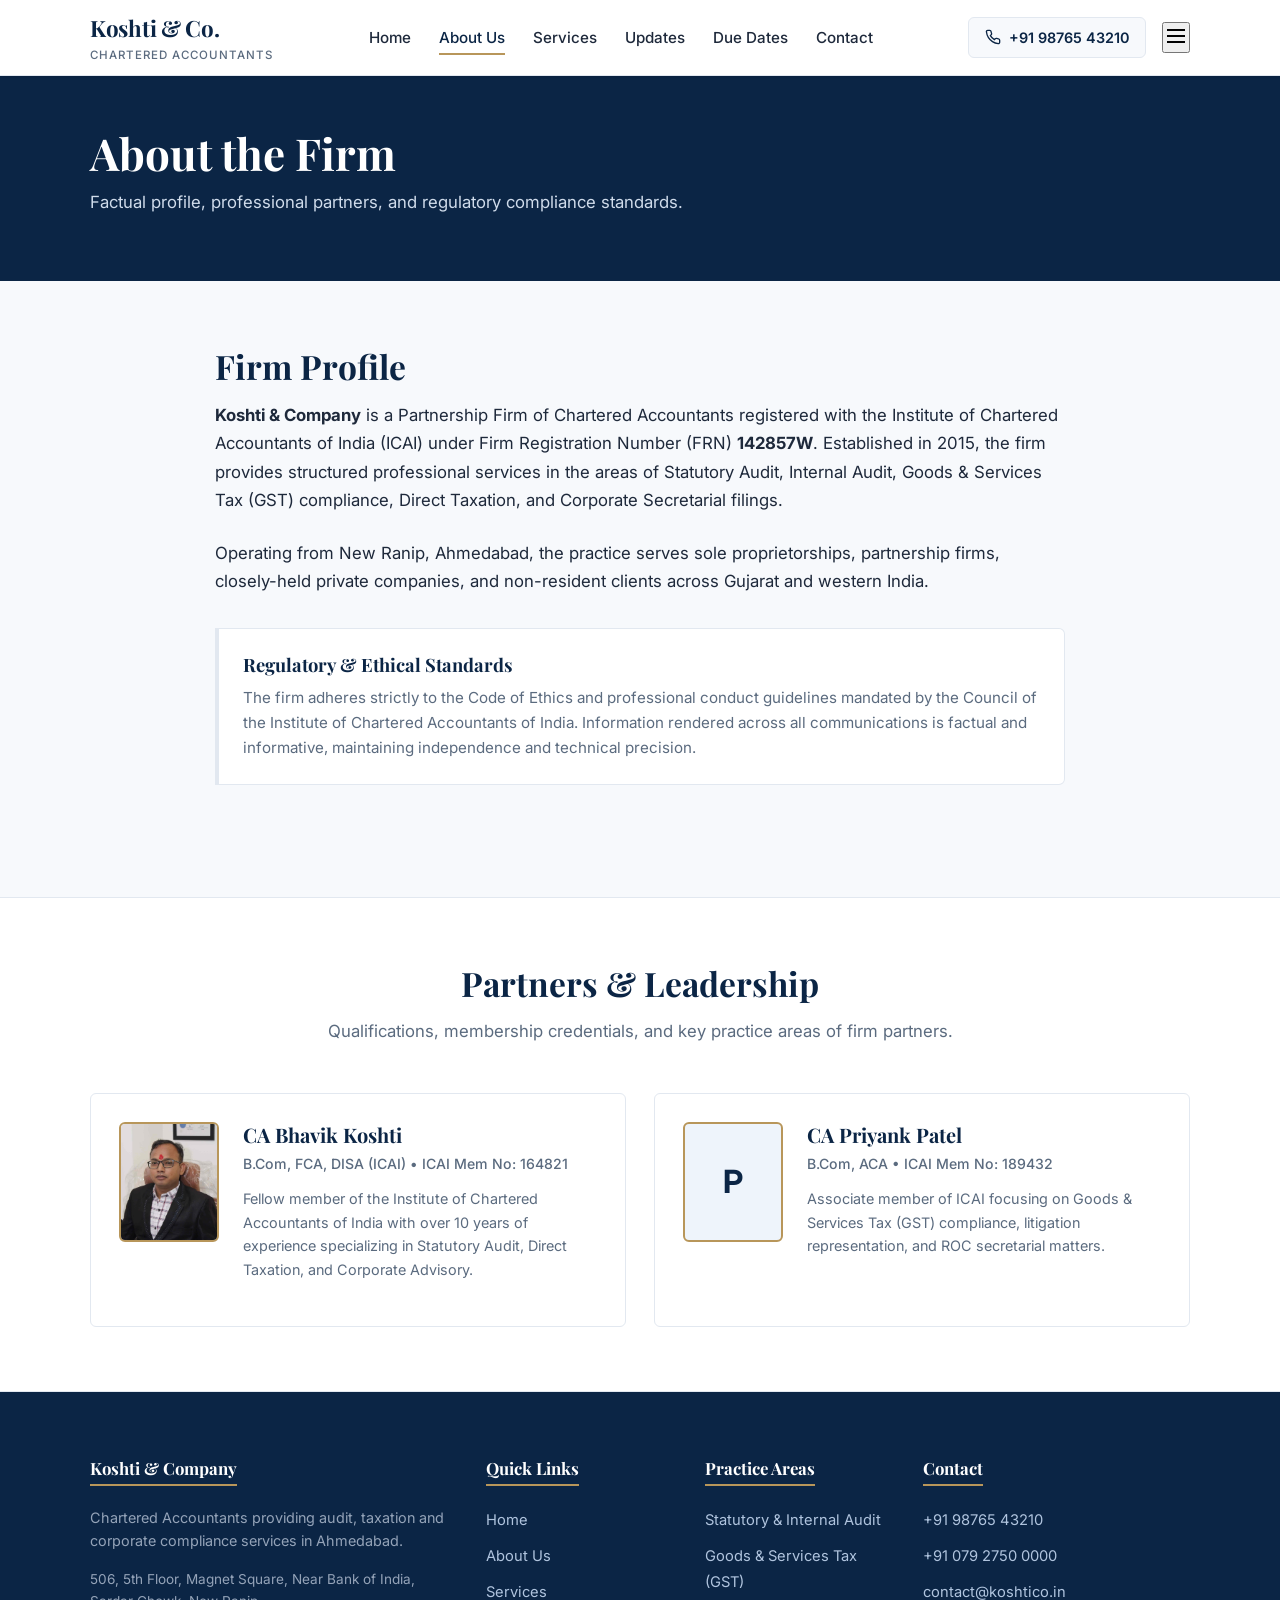
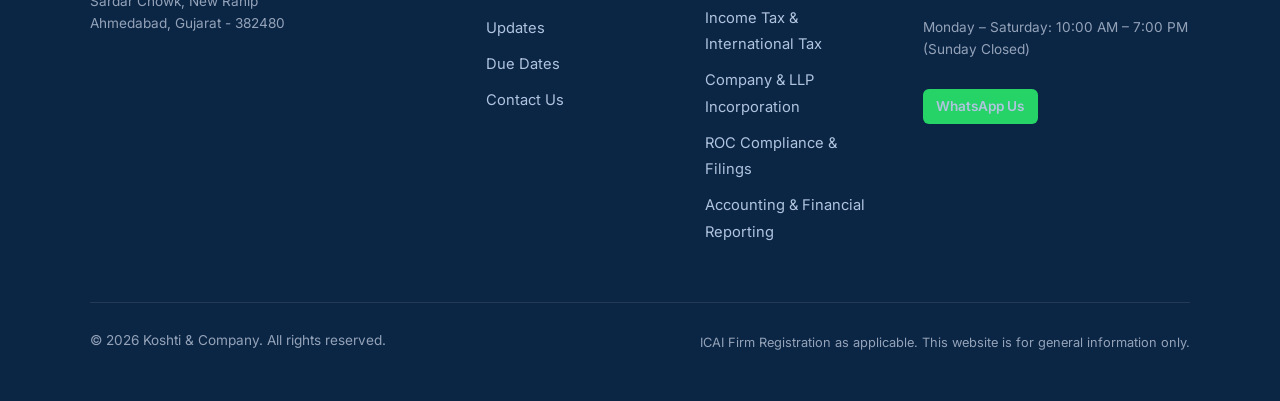
<file: about.html>
<!DOCTYPE html>
<html lang="en">
<head>
  <meta charset="UTF-8" />
  <meta name="viewport" content="width=device-width, initial-scale=1.0" />
  <title>About Us | Koshti & Company | Chartered Accountants</title>
  <meta name="description" content="Learn about Koshti & Company, an ICAI registered Chartered Accountant practice in Ranip, Ahmedabad established in 2015." />
  <link rel="preconnect" href="https://fonts.googleapis.com">
  <link rel="preconnect" href="https://fonts.gstatic.com" crossorigin>
  <link href="https://fonts.googleapis.com/css2?family=Inter:wght@400;500;600;700&family=Playfair+Display:wght@600;700;800&display=swap" rel="stylesheet">
  <link rel="stylesheet" href="css/style.css" />
</head>
<body>

  <!-- Shared Header -->
  <div id="site-header"></div>

  <!-- Page Banner -->
  <section style="background: var(--primary); color: #fff; padding: 3rem 0;">
    <div class="container">
      <h1 style="color: #fff; margin-bottom: 0.5rem;">About the Firm</h1>
      <p style="color: #D0DCEB; font-size: 1.05rem;">Factual profile, professional partners, and regulatory compliance standards.</p>
    </div>
  </section>

  <!-- Firm Overview -->
  <section class="section">
    <div class="container">
      <div style="max-width: 850px; margin: 0 auto;">
        <h2>Firm Profile</h2>
        <p style="font-size: 1.05rem; line-height: 1.7; margin-bottom: 1.5rem;">
          <strong>Koshti & Company</strong> is a Partnership Firm of Chartered Accountants registered with the Institute of Chartered Accountants of India (ICAI) under Firm Registration Number (FRN) <strong>142857W</strong>. Established in 2015, the firm provides structured professional services in the areas of Statutory Audit, Internal Audit, Goods & Services Tax (GST) compliance, Direct Taxation, and Corporate Secretarial filings.
        </p>

        <p style="font-size: 1.05rem; line-height: 1.7; margin-bottom: 2rem;">
          Operating from New Ranip, Ahmedabad, the practice serves sole proprietorships, partnership firms, closely-held private companies, and non-resident clients across Gujarat and western India.
        </p>

        <div style="background: var(--white); border-left: 4px solid var(--accent); padding: 1.5rem; border-radius: 0 var(--radius) var(--radius) 0; border: 1px solid var(--border-color); border-left-width: 4px; margin-bottom: 3rem;">
          <h3 style="font-size: 1.15rem; margin-bottom: 0.5rem;">Regulatory & Ethical Standards</h3>
          <p style="font-size: 0.95rem; color: var(--secondary); margin-bottom: 0;">
            The firm adheres strictly to the Code of Ethics and professional conduct guidelines mandated by the Council of the Institute of Chartered Accountants of India. Information rendered across all communications is factual and informative, maintaining independence and technical precision.
          </p>
        </div>
      </div>
    </div>
  </section>

  <!-- Partners Section -->
  <section class="section section-alt">
    <div class="container">
      <div class="section-header">
        <h2>Partners & Leadership</h2>
        <p>Qualifications, membership credentials, and key practice areas of firm partners.</p>
      </div>

      <div class="grid-3" id="about-partners-grid" style="grid-template-columns: repeat(auto-fit, minmax(360px, 1fr));">
        <!-- Dynamically rendered via JS -->
      </div>
    </div>
  </section>

  <!-- Shared Footer -->
  <div id="site-footer"></div>

  <!-- Scripts -->
  <script src="js/data.js"></script>
  <script src="js/header.js"></script>
  <script src="js/footer.js"></script>
  <script src="js/main.js"></script>
    <script>
    document.addEventListener('DOMContentLoaded', () => {
      const config = typeof getSiteConfig === 'function' ? getSiteConfig() : {};
      const grid = document.getElementById('about-partners-grid');
      if (grid) {
        const partners = config.partners || [];
        grid.innerHTML = partners.map(p => {
          const hasPhoto = p.photo && p.photo.trim().length > 0;
          const avatarHtml = hasPhoto
            ? `<img src="${p.photo}" alt="${p.name}" />`
            : p.name.replace('CA ', '').charAt(0);
          return `
            <div class="partner-card">
              <div class="partner-avatar">${avatarHtml}</div>
              <div class="partner-info">
                <h3>${p.name}</h3>
                <div class="partner-meta">${p.qualification} • ICAI Mem No: ${p.membershipNo}</div>
                <p style="font-size: 0.9rem; color: #5B6B7F;">${p.bio}</p>
              </div>
            </div>
          `;
        }).join('');
      }
      if (config.yearEstablished) {
        const el = document.getElementById('about-year');
        if (el) el.textContent = config.yearEstablished;
      }
      if (config.icaiFirmRegNo) {
        const el = document.getElementById('about-icai');
        if (el) el.textContent = config.icaiFirmRegNo;
      }
    });
  </script>
</body>
</html>
</file>
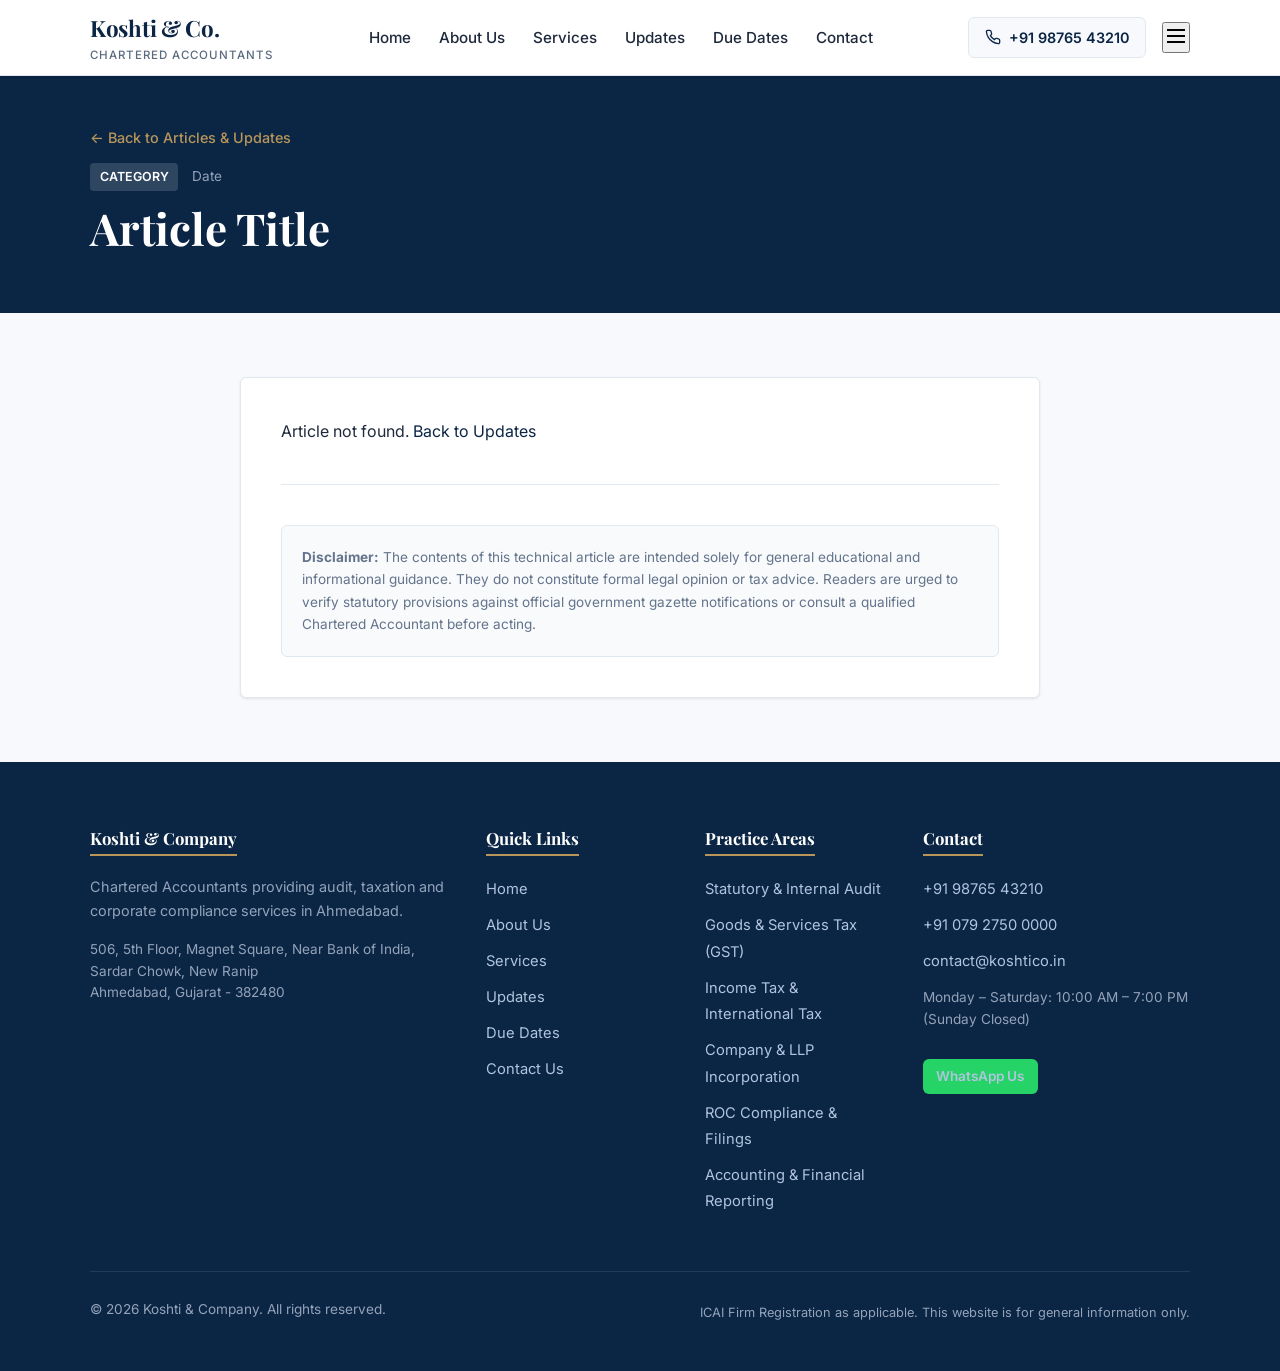
<file: article.html>
<!DOCTYPE html>
<html lang="en">
<head>
  <meta charset="UTF-8" />
  <meta name="viewport" content="width=device-width, initial-scale=1.0" />
  <title>Article Reader | Koshti & Company</title>
  <meta name="description" content="Technical article on taxation and compliance." />
  <link rel="preconnect" href="https://fonts.googleapis.com">
  <link rel="preconnect" href="https://fonts.gstatic.com" crossorigin>
  <link href="https://fonts.googleapis.com/css2?family=Inter:wght@400;500;600;700&family=Playfair+Display:wght@600;700;800&display=swap" rel="stylesheet">
  <link rel="stylesheet" href="css/style.css" />
  <style>
    .article-body-content h3 { margin-top: 1.75rem; margin-bottom: 0.75rem; font-size: 1.3rem; }
    .article-body-content h4 { margin-top: 1.5rem; margin-bottom: 0.5rem; font-size: 1.1rem; }
    .article-body-content ul, .article-body-content ol { padding-left: 1.5rem; margin-bottom: 1.25rem; }
    .article-body-content li { margin-bottom: 0.4rem; }
    .article-body-content table { width: 100%; border-collapse: collapse; margin: 1.5rem 0; font-size: 0.9rem; }
    .article-body-content th, .article-body-content td { border: 1px solid var(--border-color); padding: 0.75rem; text-align: left; }
    .article-body-content th { background: #F1F5F9; color: var(--primary); }
  </style>
</head>
<body>

  <!-- Shared Header -->
  <div id="site-header"></div>

  <!-- Banner -->
  <section style="background: var(--primary); color: #fff; padding: 3rem 0;">
    <div class="container">
      <a href="updates.html" style="color: var(--accent); font-size: 0.9rem; font-weight: 500; display: inline-flex; align-items: center; gap: 0.3rem; margin-bottom: 0.75rem;">
        &larr; Back to Articles & Updates
      </a>
      <div style="margin-bottom: 0.5rem;">
        <span class="badge-tag" id="art-cat" style="background: rgba(255,255,255,0.15); color: #fff;">Category</span>
        <span id="art-date" style="color: #94A3B8; font-size: 0.85rem; margin-left: 10px;">Date</span>
      </div>
      <h1 id="art-title" style="color: #fff; max-width: 900px; margin-bottom: 0.5rem;">Article Title</h1>
    </div>
  </section>

  <!-- Article Reader -->
  <section class="section">
    <div class="container">
      <div style="max-width: 800px; margin: 0 auto; background: var(--white); border: 1px solid var(--border-color); border-radius: var(--radius); padding: 2.5rem; box-shadow: var(--shadow-sm);">
        <div id="art-body-wrapper" class="article-body-content">
          <p style="text-align: center; color: #64748B;">Loading article text...</p>
        </div>

        <hr style="margin: 2.5rem 0; border: none; border-top: 1px solid var(--border-color);" />

        <div style="background: #F8FAFC; border: 1px solid #E2E8F0; padding: 1.25rem; border-radius: var(--radius); font-size: 0.85rem; color: #64748B;">
          <strong>Disclaimer:</strong> The contents of this technical article are intended solely for general educational and informational guidance. They do not constitute formal legal opinion or tax advice. Readers are urged to verify statutory provisions against official government gazette notifications or consult a qualified Chartered Accountant before acting.
        </div>
      </div>
    </div>
  </section>

  <!-- Shared Footer -->
  <div id="site-footer"></div>

  <!-- Scripts -->
  <script src="js/data.js"></script>
  <script src="js/header.js"></script>
  <script src="js/footer.js"></script>
  <script src="js/main.js"></script>
      <script>
    document.addEventListener('DOMContentLoaded', () => {
      const params = new URLSearchParams(window.location.search);
      const slug = params.get('a');
      const a = typeof getArticleBySlug === 'function' ? getArticleBySlug(slug) : null;
      if (!a) {
        const body = document.getElementById('art-body-wrapper');
        if (body) body.innerHTML = '<p>Article not found. <a href="updates.html">Back to Updates</a></p>';
        return;
      }
      document.title = a.title + ' | Koshti & Company';
      const publishedDate = new Date(a.published_at).toLocaleDateString('en-IN', { day: '2-digit', month: 'short', year: 'numeric' });
      const cat = document.getElementById('art-cat');
      const dateEl = document.getElementById('art-date');
      const title = document.getElementById('art-title');
      const body = document.getElementById('art-body-wrapper');
      if (cat) cat.textContent = a.category || '';
      if (dateEl) dateEl.textContent = publishedDate;
      if (title) title.textContent = a.title;
      if (body) body.innerHTML = (a.content || a.excerpt || '').replace(/\n/g, '<br>');
    });
  </script>
</body>
</html>
</file>
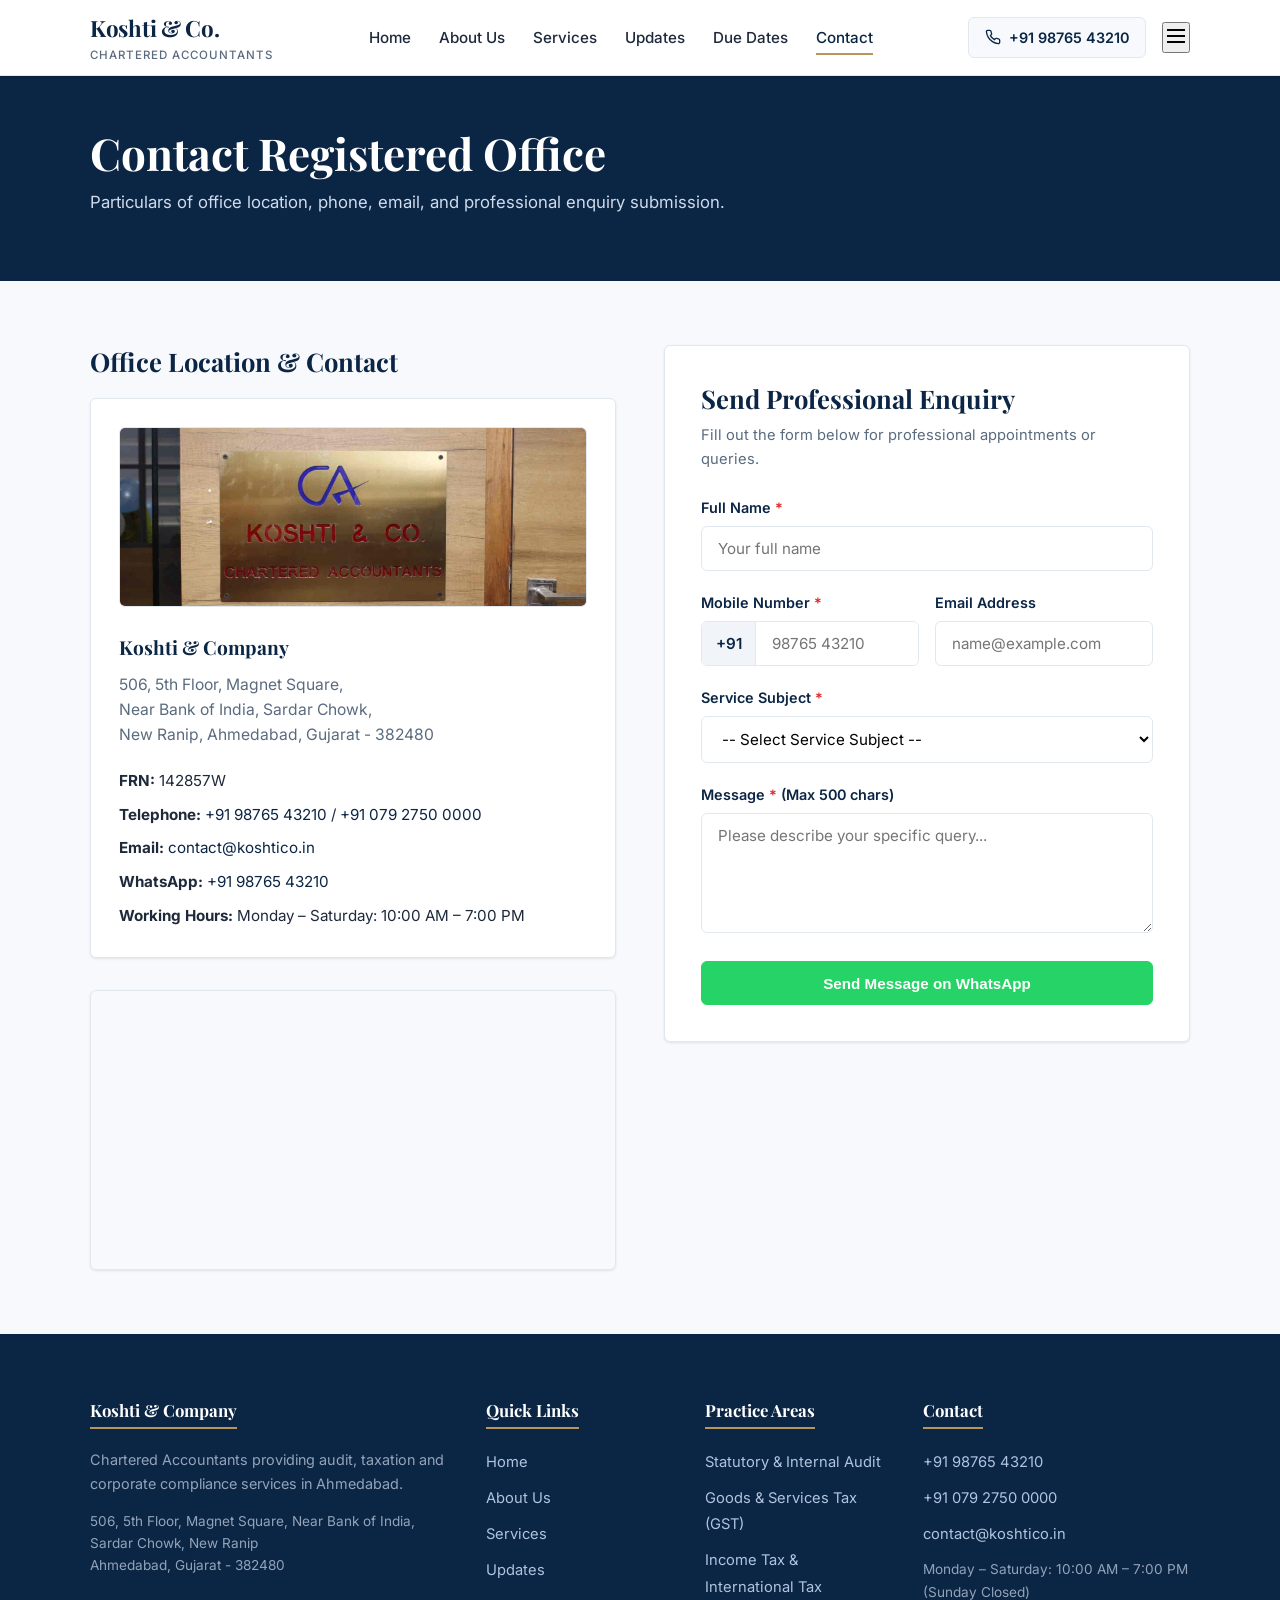
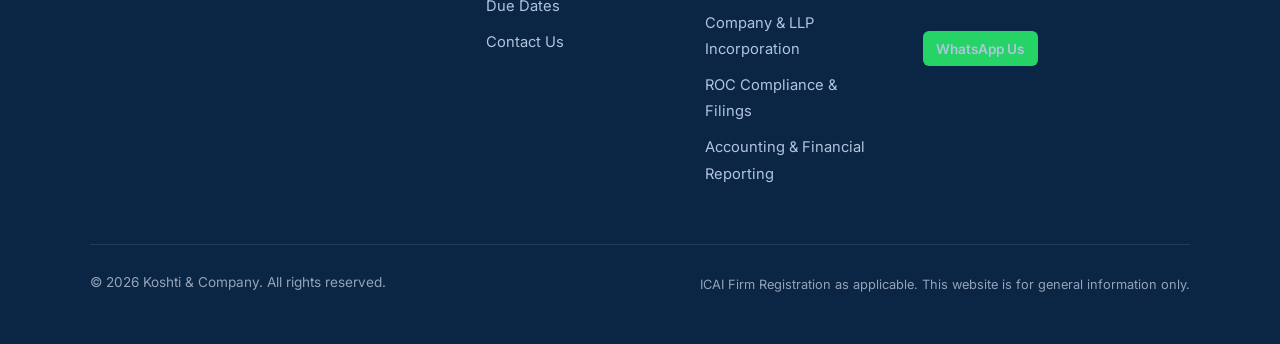
<file: contact.html>
<!DOCTYPE html>
<html lang="en">
<head>
  <meta charset="UTF-8" />
  <meta name="viewport" content="width=device-width, initial-scale=1.0" />
  <title>Contact Us | Koshti & Company | Chartered Accountants</title>
  <meta name="description" content="Contact Koshti & Company Chartered Accountants in New Ranip, Ahmedabad. Address, telephone, email, and Google maps location." />
  <link rel="preconnect" href="https://fonts.googleapis.com">
  <link rel="preconnect" href="https://fonts.gstatic.com" crossorigin>
  <link href="https://fonts.googleapis.com/css2?family=Inter:wght@400;500;600;700&family=Playfair+Display:wght@600;700;800&display=swap" rel="stylesheet">
  <link rel="stylesheet" href="css/style.css" />
</head>
<body>

  <!-- Shared Header -->
  <div id="site-header"></div>

  <!-- Banner -->
  <section style="background: var(--primary); color: #fff; padding: 3rem 0;">
    <div class="container">
      <h1 style="color: #fff; margin-bottom: 0.5rem;">Contact Registered Office</h1>
      <p style="color: #D0DCEB; font-size: 1.05rem;">Particulars of office location, phone, email, and professional enquiry submission.</p>
    </div>
  </section>

  <!-- Content -->
  <section class="section">
    <div class="container">
      <div style="display: grid; grid-template-columns: 1fr 1fr; gap: 3rem;" class="contact-grid-container">
        
        <!-- Left: Office Particulars & Map -->
        <div>
          <h2 style="font-size: 1.6rem; margin-bottom: 1.25rem;">Office Location & Contact</h2>
          
          <div style="background: var(--white); border: 1px solid var(--border-color); border-radius: var(--radius); padding: 1.75rem; margin-bottom: 2rem; box-shadow: var(--shadow-sm);">
            <div id="contact-office-photo-box" style="margin-bottom: 1.25rem; display: none;">
              <img id="contact-office-img" src="" alt="Koshti & Company Office" style="width: 100%; height: 180px; object-fit: cover; border-radius: 6px; border: 1px solid var(--border-color);" />
            </div>
            <h3 style="font-size: 1.2rem; margin-bottom: 0.75rem;">Koshti & Company</h3>
            <p style="color: var(--secondary); margin-bottom: 1.25rem; font-size: 0.98rem; line-height: 1.6;">
              506, 5th Floor, Magnet Square,<br />
              Near Bank of India, Sardar Chowk,<br />
              New Ranip, Ahmedabad, Gujarat - 382480
            </p>

            <div style="font-size: 0.95rem; line-height: 1.8;">
              <p style="margin-bottom: 0.4rem;"><strong>FRN:</strong> 142857W</p>
              <p style="margin-bottom: 0.4rem;"><strong>Telephone:</strong> <a href="tel:+919876543210">+91 98765 43210</a> / <a href="tel:+9107927500000">+91 079 2750 0000</a></p>
              <p style="margin-bottom: 0.4rem;"><strong>Email:</strong> <a href="mailto:contact@koshtico.in">contact@koshtico.in</a></p>
              <p style="margin-bottom: 0.4rem;"><strong>WhatsApp:</strong> <a href="https://wa.me/919876543210" target="_blank" rel="noopener">+91 98765 43210</a></p>
              <p style="margin-bottom: 0;"><strong>Working Hours:</strong> Monday – Saturday: 10:00 AM – 7:00 PM</p>
            </div>
          </div>

          <div style="border-radius: var(--radius); overflow: hidden; border: 1px solid var(--border-color); height: 280px; box-shadow: var(--shadow-sm);">
            <iframe src="https://maps.google.com/maps?q=Magnet+Square+New+Ranip+Ahmedabad&t=&z=15&ie=UTF8&iwloc=&output=embed" width="100%" height="100%" style="border:0;" allowfullscreen="" loading="lazy"></iframe>
          </div>
        </div>

        <!-- Right: Contact Form -->
        <div style="background: var(--white); border: 1px solid var(--border-color); border-radius: var(--radius); padding: 2.25rem; box-shadow: var(--shadow-sm);">
          <h2 style="font-size: 1.6rem; margin-bottom: 0.5rem;">Send Professional Enquiry</h2>
          <p class="text-muted" style="font-size: 0.92rem; margin-bottom: 1.5rem;">Fill out the form below for professional appointments or queries.</p>

          <div id="page-contact-success" class="form-success-msg"></div>

          <form id="page-contact-form">
            <!-- Honeypot -->
            <input type="text" name="website_hp" class="website-hp-field" tabindex="-1" autocomplete="off" />

            <div class="form-group">
              <label class="form-label" for="cnt-name">Full Name <span style="color:#DC2626;">*</span></label>
              <input type="text" id="cnt-name" class="form-control" placeholder="Your full name" required />
              <div id="err-cnt-name" class="form-error"></div>
            </div>

            <div class="form-row-2" style="display: grid; grid-template-columns: 1fr 1fr; gap: 1rem;">
              <div class="form-group">
                <label class="form-label" for="cnt-phone">Mobile Number <span style="color:#DC2626;">*</span></label>
                <div class="phone-input-wrap">
                  <span class="phone-prefix">+91</span>
                  <input type="tel" id="cnt-phone" class="form-control" placeholder="98765 43210" inputmode="numeric" autocomplete="tel" maxlength="12" required />
                </div>
                <div id="err-cnt-phone" class="form-error"></div>
              </div>
              <div class="form-group">
                <label class="form-label" for="cnt-email">Email Address</label>
                <input type="email" id="cnt-email" class="form-control" placeholder="name@example.com" />
                <div id="err-cnt-email" class="form-error"></div>
              </div>
            </div>

            <div class="form-group">
              <label class="form-label" for="cnt-subject">Service Subject <span style="color:#DC2626;">*</span></label>
              <select id="cnt-subject" class="form-control" required>
                <option value="">-- Select Service Subject --</option>
                <option value="ITR Filing (individuals & businesses)">Income Tax Return (ITR) Filing</option>
                <option value="GST Registration & Returns">GST Registration & Returns</option>
                <option value="Income Tax Notice Replies">Income Tax Notice Replies</option>
                <option value="Company & LLP Registration">Company & LLP Incorporation</option>
                <option value="ROC Compliance & Annual Filings">ROC Compliance & Annual Filings</option>
                <option value="Statutory Audit">Statutory & Internal Audit</option>
                <option value="Tax Audit">Tax Audit under Sec 44AB</option>
                <option value="Accounting & Bookkeeping">Accounting & Bookkeeping</option>
                <option value="Startup Registration & Compliance">Startup Advisory & Registration</option>
                <option value="NRI Taxation">NRI Taxation & 15CA/CB</option>
                <option value="Net Worth & Other Certifications">Net Worth Certifications</option>
                <option value="TDS Returns">TDS Return Filings</option>
              </select>
              <div id="err-cnt-subject" class="form-error"></div>
            </div>

            <div class="form-group">
              <label class="form-label" for="cnt-message">Message <span style="color:#DC2626;">*</span> (Max 500 chars)</label>
              <textarea id="cnt-message" class="form-control" maxlength="500" placeholder="Please describe your specific query..." required></textarea>
              <div id="err-cnt-message" class="form-error"></div>
            </div>

            <button type="submit" id="cnt-submit-btn" class="btn btn-primary" style="width:100%; background:#25D366; border-color:#25D366;">Send Message on WhatsApp</button>
          </form>
        </div>

      </div>
    </div>
  </section>

  <!-- Shared Footer -->
  <div id="site-footer"></div>

  <!-- Scripts -->
  <script src="js/data.js"></script>
  <script src="js/header.js"></script>
  <script src="js/footer.js"></script>
  <script src="js/main.js"></script>
    <script>
    document.addEventListener('DOMContentLoaded', () => {
      const config = typeof getSiteConfig === 'function' ? getSiteConfig() : {};

      // Office photo
      if (config.officePhoto) {
        const photoBox = document.getElementById('contact-office-photo-box');
        const photoImg = document.getElementById('contact-office-img');
        if (photoBox && photoImg) {
          photoImg.src = config.officePhoto;
          photoBox.style.display = 'block';
        }
      }

      // Address / phones / email / hours / map
      const setText = (id, val) => { const el = document.getElementById(id); if (el && val) el.textContent = val; };
      setText('contact-address', (config.address || '') + (config.city ? ', ' + config.city : ''));
      if (config.phones && config.phones.length) {
        const phoneEl = document.getElementById('contact-phones');
        if (phoneEl) phoneEl.innerHTML = config.phones.map(p => {
          const c = p.replace(/[\s\-\(\)]/g, '');
          return `<a href="tel:${c}">${p}</a>`;
        }).join(' | ');
      }
      if (config.email) {
        const em = document.getElementById('contact-email');
        if (em) em.innerHTML = `<a href="mailto:${config.email}">${config.email}</a>`;
      }
      setText('contact-hours', config.workingHours || '');

      if (config.mapEmbedUrl) {
        const map = document.getElementById('contact-map');
        if (map) map.src = config.mapEmbedUrl;
      }

      // Preselect subject from query
      const params = new URLSearchParams(window.location.search);
      const subj = params.get('subject');
      if (subj) {
        const selectEl = document.getElementById('cnt-subject');
        if (selectEl) {
          for (let i = 0; i < selectEl.options.length; i++) {
            if (selectEl.options[i].value === subj || selectEl.options[i].text.includes(subj) || subj.includes(selectEl.options[i].value)) {
              selectEl.selectedIndex = i;
              break;
            }
          }
        }
      }

      // Form → WhatsApp
      const form = document.getElementById('page-contact-form');
      if (form) {
        form.addEventListener('submit', (e) => {
          e.preventDefault();
          const name = document.getElementById('cnt-name').value.trim();
          const phone = document.getElementById('cnt-phone').value.trim();
          const email = document.getElementById('cnt-email').value.trim();
          const subject = document.getElementById('cnt-subject').value.trim();
          const message = document.getElementById('cnt-message').value.trim();
          const successBox = document.getElementById('page-contact-success');

          document.querySelectorAll('.form-error').forEach(el => el.style.display = 'none');
          successBox.style.display = 'none';

          let isValid = true;
          if (name.length < 2) {
            document.getElementById('err-cnt-name').textContent = 'Please enter your full name.';
            document.getElementById('err-cnt-name').style.display = 'block';
            isValid = false;
          }
          const cleanPhone = phone.replace(/[\s\-\+\(\)]/g, '');
          if (!/^(?:91)?[6789]\d{9}$/.test(cleanPhone)) {
            document.getElementById('err-cnt-phone').textContent = 'Enter a valid 10-digit Indian mobile number.';
            document.getElementById('err-cnt-phone').style.display = 'block';
            isValid = false;
          }
          if (email && !/^[^\s@]+@[^\s@]+\.[^\s@]+$/.test(email)) {
            document.getElementById('err-cnt-email').textContent = 'Enter a valid email address.';
            document.getElementById('err-cnt-email').style.display = 'block';
            isValid = false;
          }
          if (!subject) {
            document.getElementById('err-cnt-subject').textContent = 'Please select a subject.';
            document.getElementById('err-cnt-subject').style.display = 'block';
            isValid = false;
          }
          if (message.length < 5) {
            document.getElementById('err-cnt-message').textContent = 'Message must be at least 5 characters.';
            document.getElementById('err-cnt-message').style.display = 'block';
            isValid = false;
          }
          if (!isValid) return;

          const waText = [
            'Hello Koshti & Company,',
            '',
            'I would like to make an enquiry.',
            '',
            '*Name:* ' + name,
            '*Phone:* ' + phone,
            email ? '*Email:* ' + email : null,
            '*Service:* ' + subject,
            '*Message:* ' + message
          ].filter(Boolean).join('\n');

          const wa = config.whatsapp || '919876543210';
          window.open('https://wa.me/' + wa + '?text=' + encodeURIComponent(waText), '_blank');
          form.reset();
          successBox.textContent = 'Opening WhatsApp… Please send the message to complete your enquiry.';
          successBox.style.display = 'block';
        });
      }
    });
  </script>
</body>
</html>
</file>
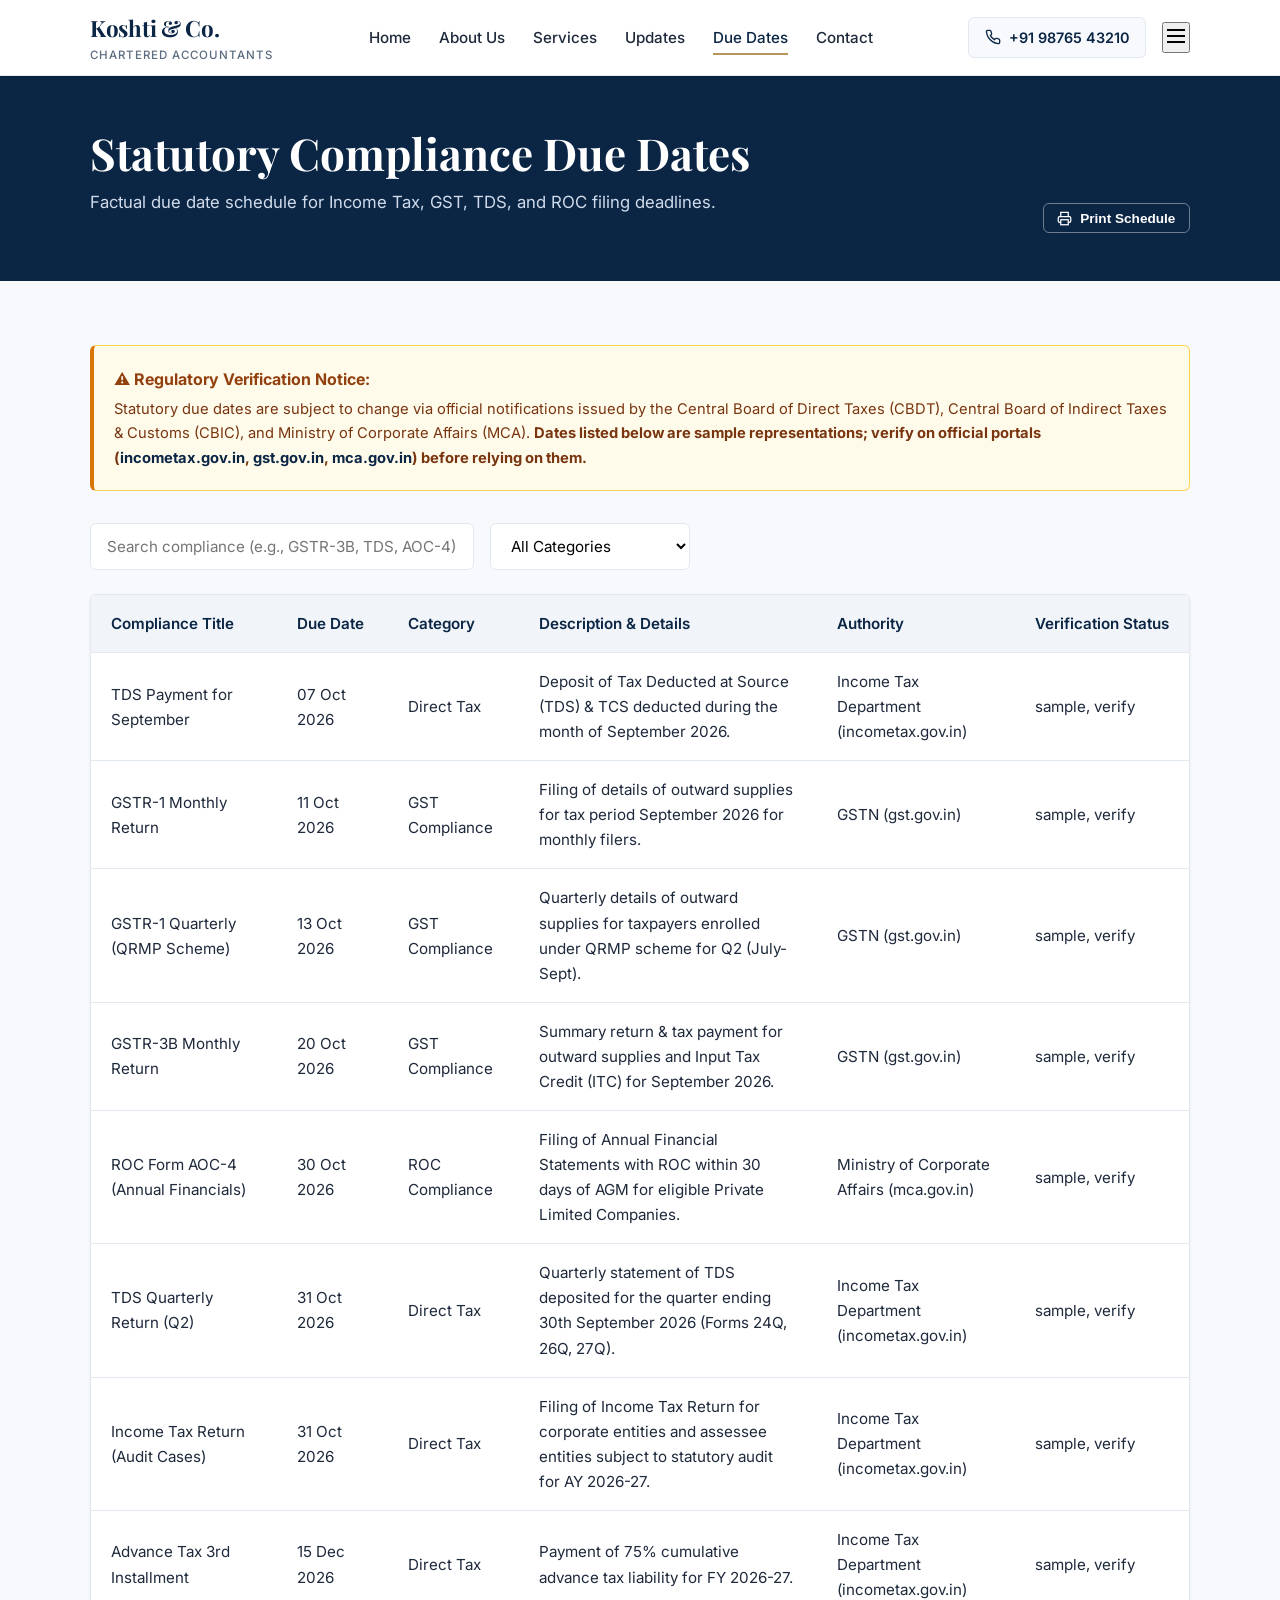
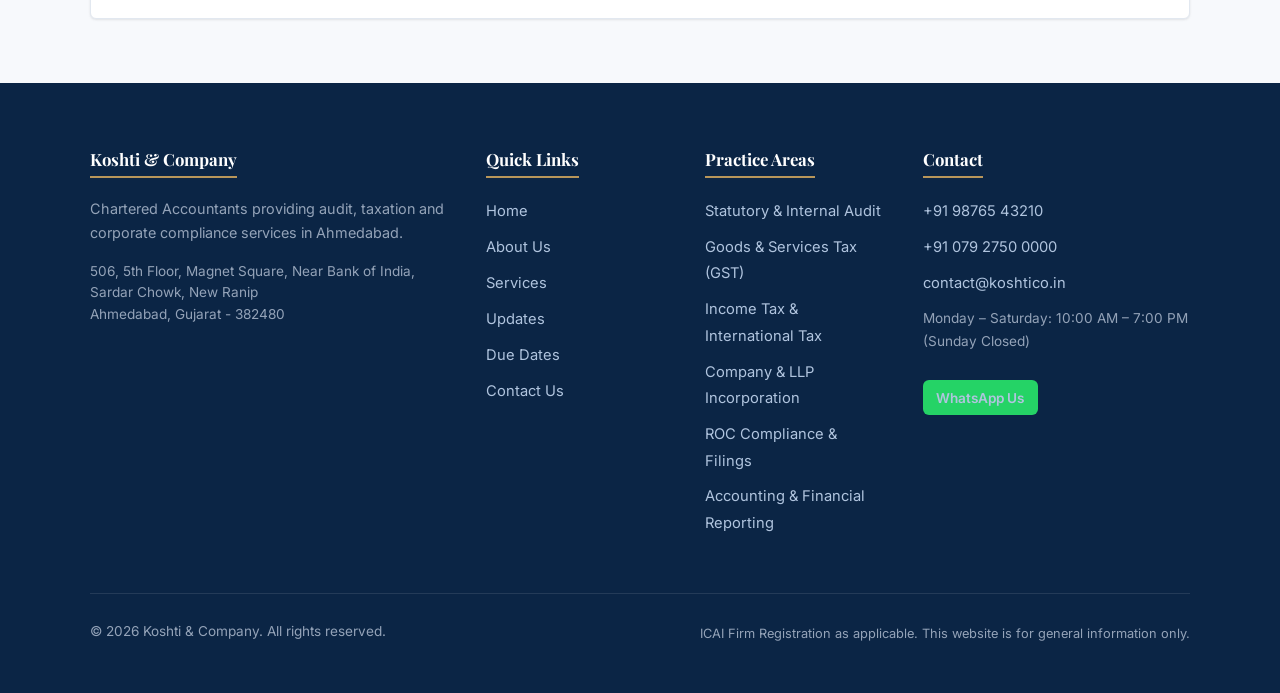
<file: due-dates.html>
<!DOCTYPE html>
<html lang="en">
<head>
  <meta charset="UTF-8" />
  <meta name="viewport" content="width=device-width, initial-scale=1.0" />
  <title>Compliance Due Dates Schedule | Koshti & Company</title>
  <meta name="description" content="Statutory compliance calendar and due dates schedule for GST returns, Income Tax, TDS, and ROC filings in India." />
  <link rel="preconnect" href="https://fonts.googleapis.com">
  <link rel="preconnect" href="https://fonts.gstatic.com" crossorigin>
  <link href="https://fonts.googleapis.com/css2?family=Inter:wght@400;500;600;700&family=Playfair+Display:wght@600;700;800&display=swap" rel="stylesheet">
  <link rel="stylesheet" href="css/style.css" />
</head>
<body>

  <!-- Shared Header -->
  <div id="site-header"></div>

  <!-- Banner -->
  <section style="background: var(--primary); color: #fff; padding: 3rem 0;">
    <div class="container">
      <div style="display: flex; justify-content: space-between; align-items: flex-end; flex-wrap: wrap; gap: 1rem;">
        <div>
          <h1 style="color: #fff; margin-bottom: 0.5rem;">Statutory Compliance Due Dates</h1>
          <p style="color: #D0DCEB; font-size: 1.05rem;">Factual due date schedule for Income Tax, GST, TDS, and ROC filing deadlines.</p>
        </div>
        <button onclick="window.print()" class="btn btn-secondary btn-sm no-print" style="border-color: rgba(255,255,255,0.4);">
          <svg width="15" height="15" viewBox="0 0 24 24" fill="none" stroke="currentColor" stroke-width="2"><polyline points="6 9 6 2 18 2 18 9"></polyline><path d="M6 18H4a2 2 0 0 1-2-2v-5a2 2 0 0 1 2-2h16a2 2 0 0 1 2 2v5a2 2 0 0 1-2 2h-2"></path><rect x="6" y="14" width="12" height="8"></rect></svg>
          Print Schedule
        </button>
      </div>
    </div>
  </section>

  <!-- Content & Table -->
  <section class="section">
    <div class="container">
      <!-- Mandatory Warning Alert -->
      <div style="background: #FFFBEB; border: 1px solid #FCD34D; border-left: 4px solid #D97706; padding: 1.25rem; border-radius: var(--radius); margin-bottom: 2rem;">
        <strong style="color: #92400E; font-size: 1rem;">⚠️ Regulatory Verification Notice:</strong>
        <p style="font-size: 0.92rem; color: #78350F; margin-bottom: 0; margin-top: 0.3rem;">
          Statutory due dates are subject to change via official notifications issued by the Central Board of Direct Taxes (CBDT), Central Board of Indirect Taxes & Customs (CBIC), and Ministry of Corporate Affairs (MCA). <strong>Dates listed below are sample representations; verify on official portals (<a href="https://www.incometax.gov.in" target="_blank" rel="noopener">incometax.gov.in</a>, <a href="https://www.gst.gov.in" target="_blank" rel="noopener">gst.gov.in</a>, <a href="https://www.mca.gov.in" target="_blank" rel="noopener">mca.gov.in</a>) before relying on them.</strong>
        </p>
      </div>

      <!-- Controls: Filter & Search -->
      <div style="display: flex; gap: 1rem; flex-wrap: wrap; justify-content: space-between; margin-bottom: 1.5rem;" class="no-print">
        <div style="display: flex; gap: 1rem; flex-wrap: wrap; flex-grow: 1; max-width: 600px;">
          <input type="text" id="due-search" class="form-control" placeholder="Search compliance (e.g., GSTR-3B, TDS, AOC-4)..." style="flex: 1;" />
          <select id="due-category" class="form-control" style="width: 200px;">
            <option value="All">All Categories</option>
            <option value="GST Compliance">GST Compliance</option>
            <option value="Direct Tax">Direct Tax</option>
            <option value="ROC Compliance">ROC Compliance</option>
          </select>
        </div>
      </div>

      <!-- Schedule Table -->
      <div class="due-table-wrapper">
        <table class="due-table">
          <thead>
            <tr>
              <th>Compliance Title</th>
              <th>Due Date</th>
              <th>Category</th>
              <th>Description & Details</th>
              <th>Authority</th>
              <th>Verification Status</th>
            </tr>
          </thead>
          <tbody id="due-dates-table-body">
            <!-- Dynamically rendered via JS -->
          </tbody>
        </table>
      </div>
    </div>
  </section>

  <!-- Shared Footer -->
  <div id="site-footer"></div>

  <!-- Scripts -->
  <script src="js/data.js"></script>
  <script src="js/header.js"></script>
  <script src="js/footer.js"></script>
  <script src="js/main.js"></script>
    <script>
    document.addEventListener('DOMContentLoaded', () => {
      const list = document.getElementById('due-dates-table-body');
      if (!list) return;
      const dueDates = typeof getDueDates === 'function' ? getDueDates() : [];
      list.innerHTML = dueDates.map(d => {
        const dt = new Date(d.due_date);
        const formatted = dt.toLocaleDateString('en-IN', { day: '2-digit', month: 'short', year: 'numeric' });
        return `<tr>
          <td>${d.title}</td>
          <td>${formatted}</td>
          <td>${d.category || ''}</td>
          <td>${d.description || ''}</td>
          <td>${d.authority || ''}</td>
          <td>${d.verification_status || ''}</td>
        </tr>`;
      }).join('') || '<tr><td colspan="6">No due dates listed.</td></tr>';
    });
  </script>
</body>
</html>
</file>
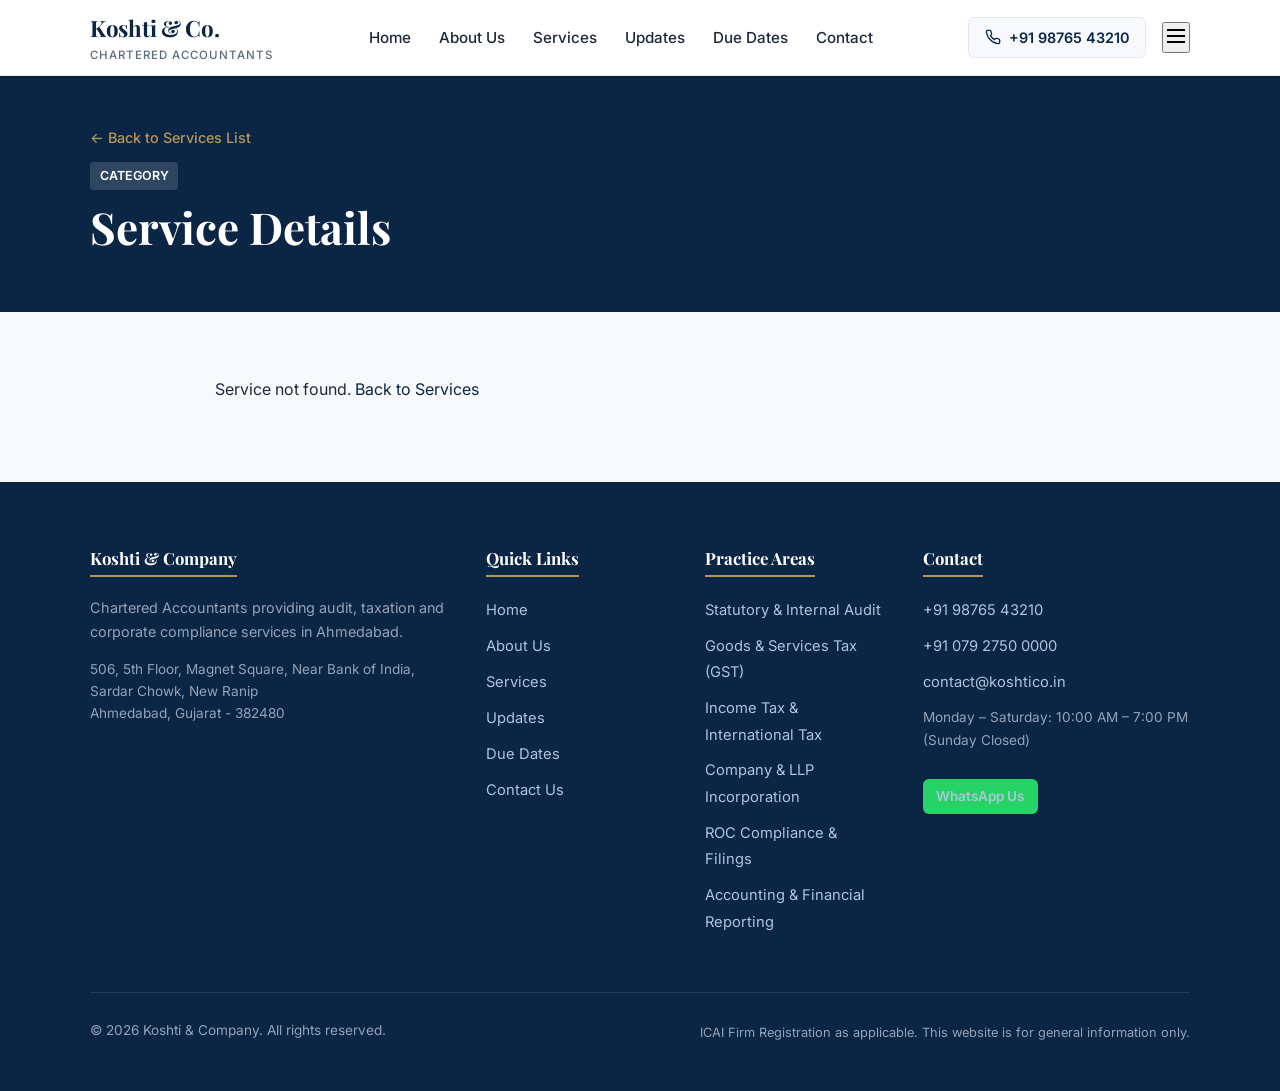
<file: service.html>
<!DOCTYPE html>
<html lang="en">
<head>
  <meta charset="UTF-8" />
  <meta name="viewport" content="width=device-width, initial-scale=1.0" />
  <title>Service Details | Koshti & Company</title>
  <meta name="description" content="Factual service details, document requirements, and process roadmap." />
  <link rel="preconnect" href="https://fonts.googleapis.com">
  <link rel="preconnect" href="https://fonts.gstatic.com" crossorigin>
  <link href="https://fonts.googleapis.com/css2?family=Inter:wght@400;500;600;700&family=Playfair+Display:wght@600;700;800&display=swap" rel="stylesheet">
  <link rel="stylesheet" href="css/style.css" />
</head>
<body>

  <!-- Shared Header -->
  <div id="site-header"></div>

  <!-- Banner -->
  <section style="background: var(--primary); color: #fff; padding: 3rem 0;">
    <div class="container">
      <a href="services.html" style="color: var(--accent); font-size: 0.9rem; font-weight: 500; display: inline-flex; align-items: center; gap: 0.3rem; margin-bottom: 0.75rem;">
        &larr; Back to Services List
      </a>
      <span class="badge-tag" id="srv-category-badge" style="background: rgba(255,255,255,0.15); color: #fff; display: block; width: max-content; margin-bottom: 0.5rem;">Category</span>
      <h1 id="srv-title" style="color: #fff; margin-bottom: 0.5rem;">Service Details</h1>
    </div>
  </section>

  <!-- Service Detail Body -->
  <section class="section">
    <div class="container">
      <div style="max-width: 850px; margin: 0 auto;" id="service-detail-container">
        <!-- Content dynamically injected -->
        <p style="text-align: center; color: #64748B;">Loading service details...</p>
      </div>
    </div>
  </section>

  <!-- Shared Footer -->
  <div id="site-footer"></div>

  <!-- Scripts -->
  <script src="js/data.js"></script>
  <script src="js/header.js"></script>
  <script src="js/footer.js"></script>
  <script src="js/main.js"></script>
      <script>
    document.addEventListener('DOMContentLoaded', () => {
      const params = new URLSearchParams(window.location.search);
      const slug = params.get('s');
      const container = document.getElementById('service-detail-container');
      if (!container) return;

      const s = typeof getServiceBySlug === 'function' ? getServiceBySlug(slug) : null;
      if (!s) {
        container.innerHTML = '<p>Service not found. <a href="services.html">Back to Services</a></p>';
        return;
      }
      document.title = s.title + ' | Koshti & Company';
      const badge = document.getElementById('srv-category-badge');
      const title = document.getElementById('srv-title');
      if (badge) badge.textContent = s.category || 'Service';
      if (title) title.textContent = s.title;

      const docs = (s.documents_required || []).map(d => '<li>' + d + '</li>').join('');
      const steps = (s.process_steps || []).map((st, i) => '<li><strong>Step ' + (i+1) + ':</strong> ' + st + '</li>').join('');

      container.innerHTML = `
        <p style="font-size:1.05rem; margin-bottom:1.5rem;">${s.full_desc || s.short_desc}</p>
        <h3 style="margin-bottom:0.75rem;">Who Needs This</h3>
        <p style="margin-bottom:1.5rem;">${s.who_needs_it || ''}</p>
        <h3 style="margin-bottom:0.75rem;">Documents Required</h3>
        <ul style="margin-bottom:1.5rem; padding-left:1.25rem;">${docs}</ul>
        <h3 style="margin-bottom:0.75rem;">Process</h3>
        <ol style="margin-bottom:2rem; padding-left:1.25rem;">${steps}</ol>
        <a href="contact.html?subject=${encodeURIComponent(s.title)}" class="btn btn-primary">Contact Us Regarding ${s.title}</a>
      `;
    });
  </script>
</body>
</html>
</file>
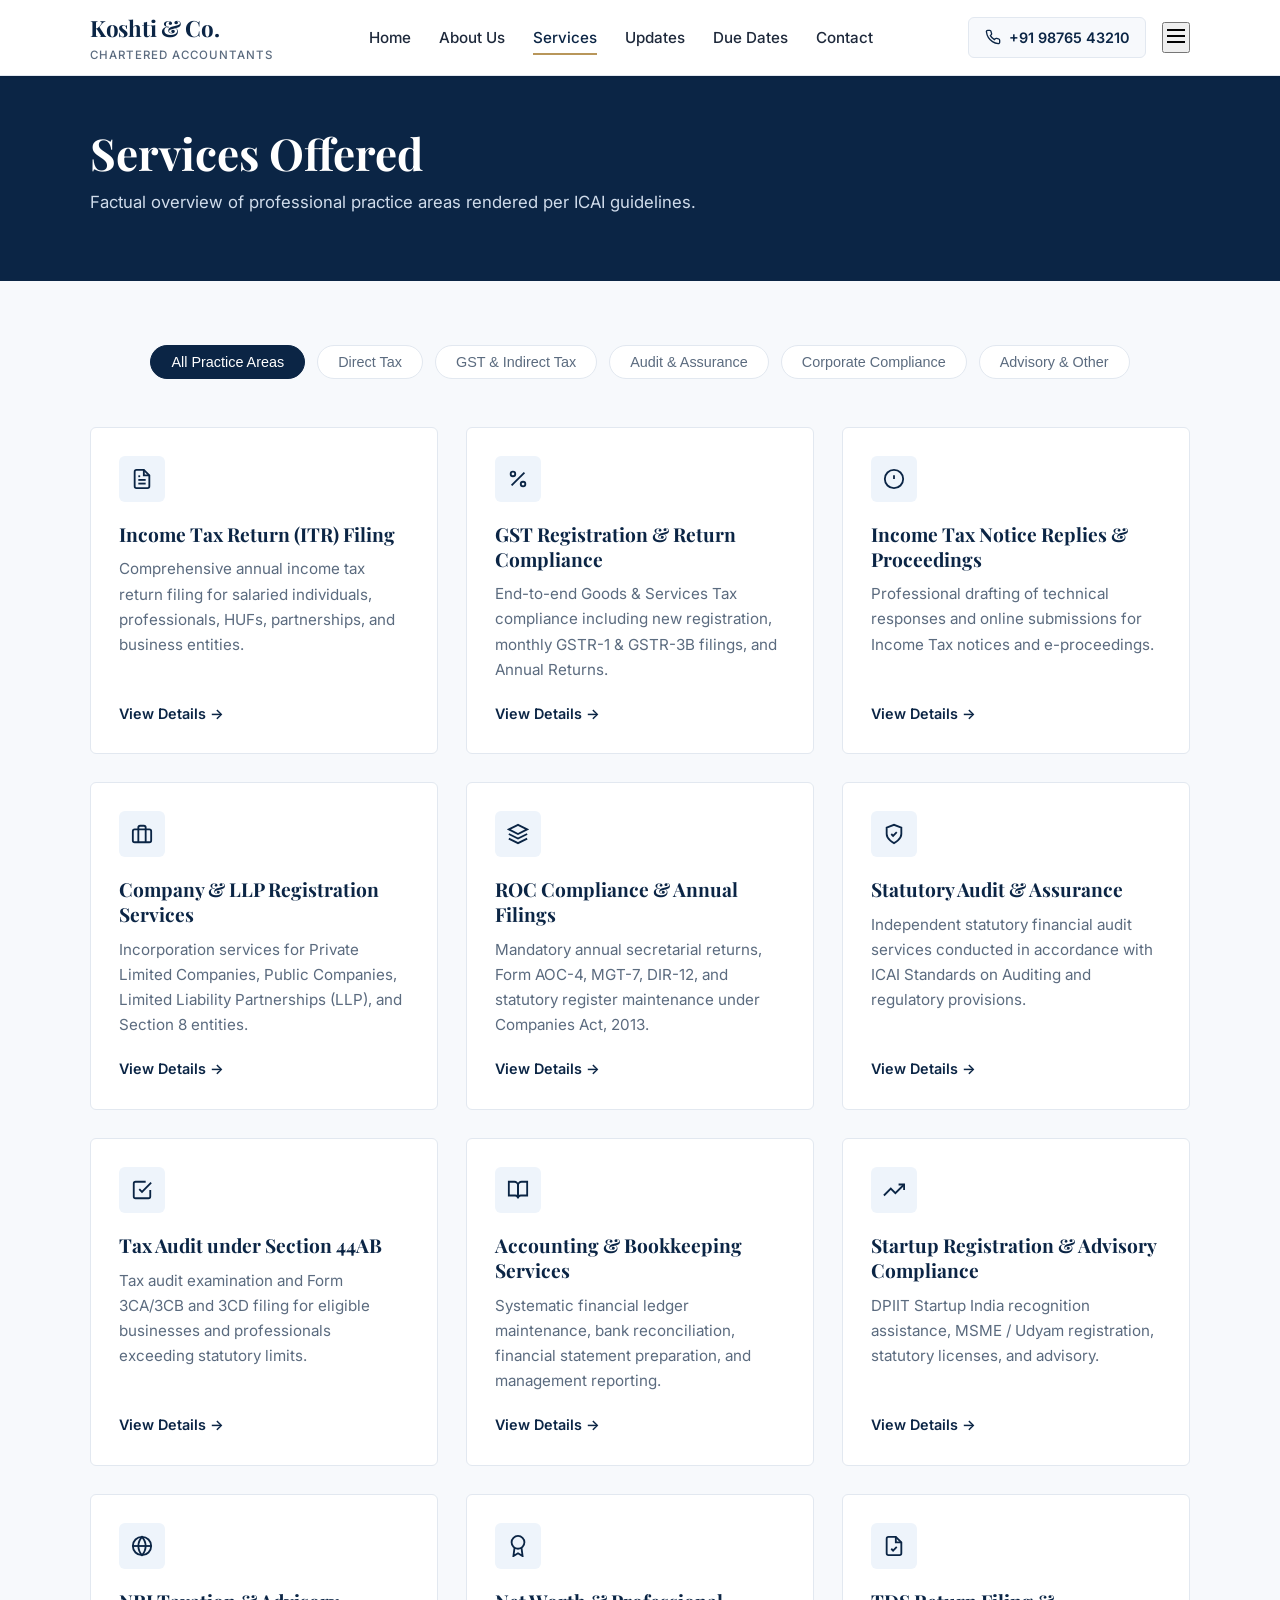
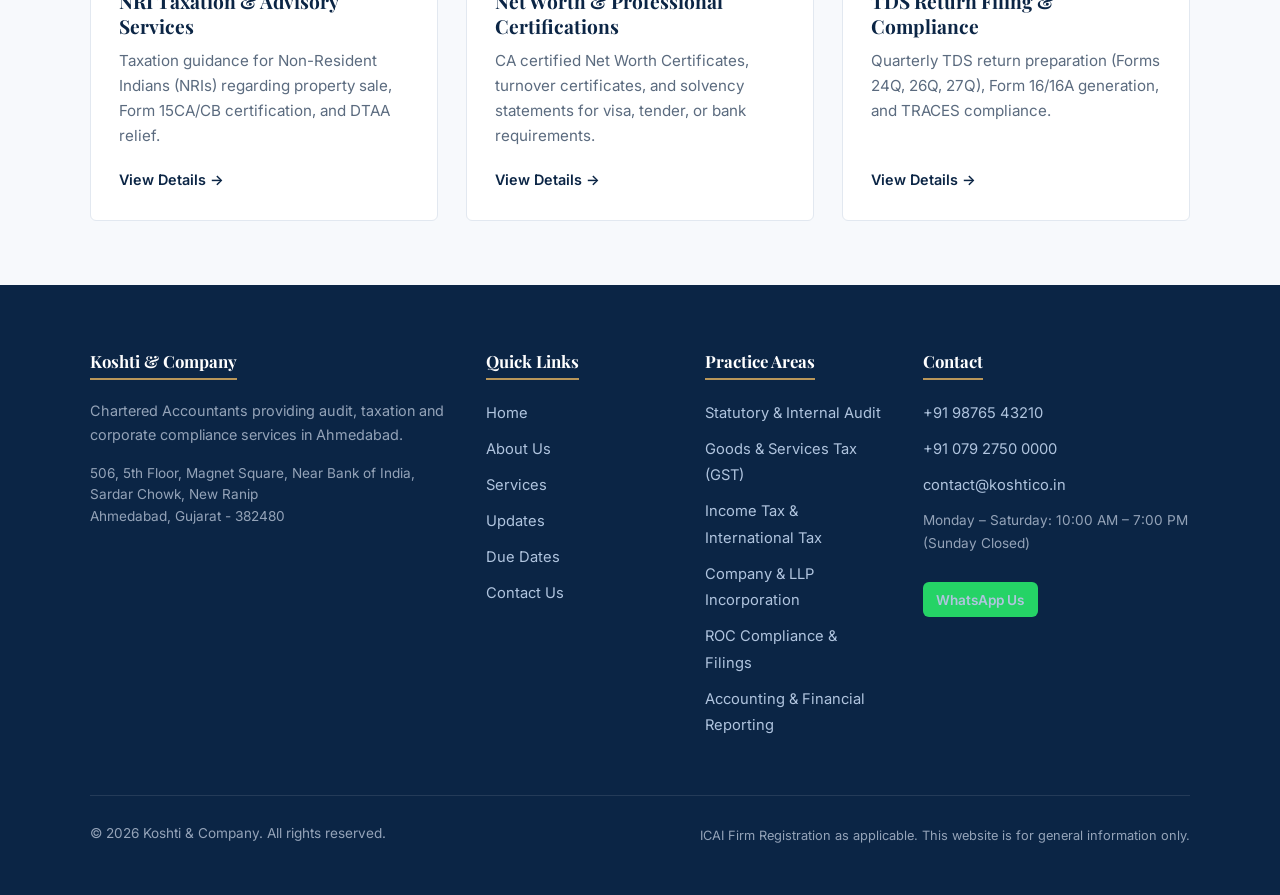
<file: services.html>
<!DOCTYPE html>
<html lang="en">
<head>
  <meta charset="UTF-8" />
  <meta name="viewport" content="width=device-width, initial-scale=1.0" />
  <title>Services Offered | Koshti & Company | Chartered Accountants</title>
  <meta name="description" content="Explore professional CA services offered by Koshti & Company in Audit, Income Tax Return filing, GST compliance, ROC filing, and Corporate Registrations." />
  <link rel="preconnect" href="https://fonts.googleapis.com">
  <link rel="preconnect" href="https://fonts.gstatic.com" crossorigin>
  <link href="https://fonts.googleapis.com/css2?family=Inter:wght@400;500;600;700&family=Playfair+Display:wght@600;700;800&display=swap" rel="stylesheet">
  <link rel="stylesheet" href="css/style.css" />
  <style>
    .filter-btn {
      background: var(--white);
      border: 1px solid var(--border-color);
      padding: 0.5rem 1.25rem;
      border-radius: 20px;
      font-size: 0.9rem;
      font-weight: 500;
      color: var(--secondary);
      cursor: pointer;
      transition: all 0.2s;
    }
    .filter-btn:hover, .filter-btn.active {
      background: var(--primary);
      color: var(--white);
      border-color: var(--primary);
    }
  </style>
</head>
<body>

  <!-- Shared Header -->
  <div id="site-header"></div>

  <!-- Page Banner -->
  <section style="background: var(--primary); color: #fff; padding: 3rem 0;">
    <div class="container">
      <h1 style="color: #fff; margin-bottom: 0.5rem;">Services Offered</h1>
      <p style="color: #D0DCEB; font-size: 1.05rem;">Factual overview of professional practice areas rendered per ICAI guidelines.</p>
    </div>
  </section>

  <!-- Filter & Grid -->
  <section class="section">
    <div class="container">
      <!-- Category Filter -->
      <div style="display: flex; justify-content: center; gap: 0.75rem; flex-wrap: wrap; margin-bottom: 3rem;" id="category-filters">
        <button class="filter-btn active" data-cat="All">All Practice Areas</button>
        <button class="filter-btn" data-cat="Direct Tax">Direct Tax</button>
        <button class="filter-btn" data-cat="Indirect Tax">GST & Indirect Tax</button>
        <button class="filter-btn" data-cat="Audit & Assurance">Audit & Assurance</button>
        <button class="filter-btn" data-cat="Corporate Compliance">Corporate Compliance</button>
        <button class="filter-btn" data-cat="Advisory">Advisory & Other</button>
      </div>

      <!-- Services Grid -->
      <div class="grid-3" id="services-page-grid">
        <!-- Dynamically rendered via JS -->
      </div>
    </div>
  </section>

  <!-- Shared Footer -->
  <div id="site-footer"></div>

  <!-- Scripts -->
  <script src="js/data.js"></script>
  <script src="js/header.js"></script>
  <script src="js/footer.js"></script>
  <script src="js/main.js"></script>
    <script>
    document.addEventListener('DOMContentLoaded', () => {
      const grid = document.getElementById('services-page-grid');
      if (!grid) return;
      const services = typeof getServices === 'function' ? getServices() : [];
      grid.innerHTML = services.map(s => `
        <div class="card">
          <div class="card-icon">${getServiceSvgIcon(s.icon)}</div>
          <h3 class="card-title">${s.title}</h3>
          <p class="card-body">${s.short_desc}</p>
          <a href="service.html?s=${s.slug}" class="card-link">View Details &rarr;</a>
        </div>
      `).join('');
    });
  </script>
</body>
</html>
</file>
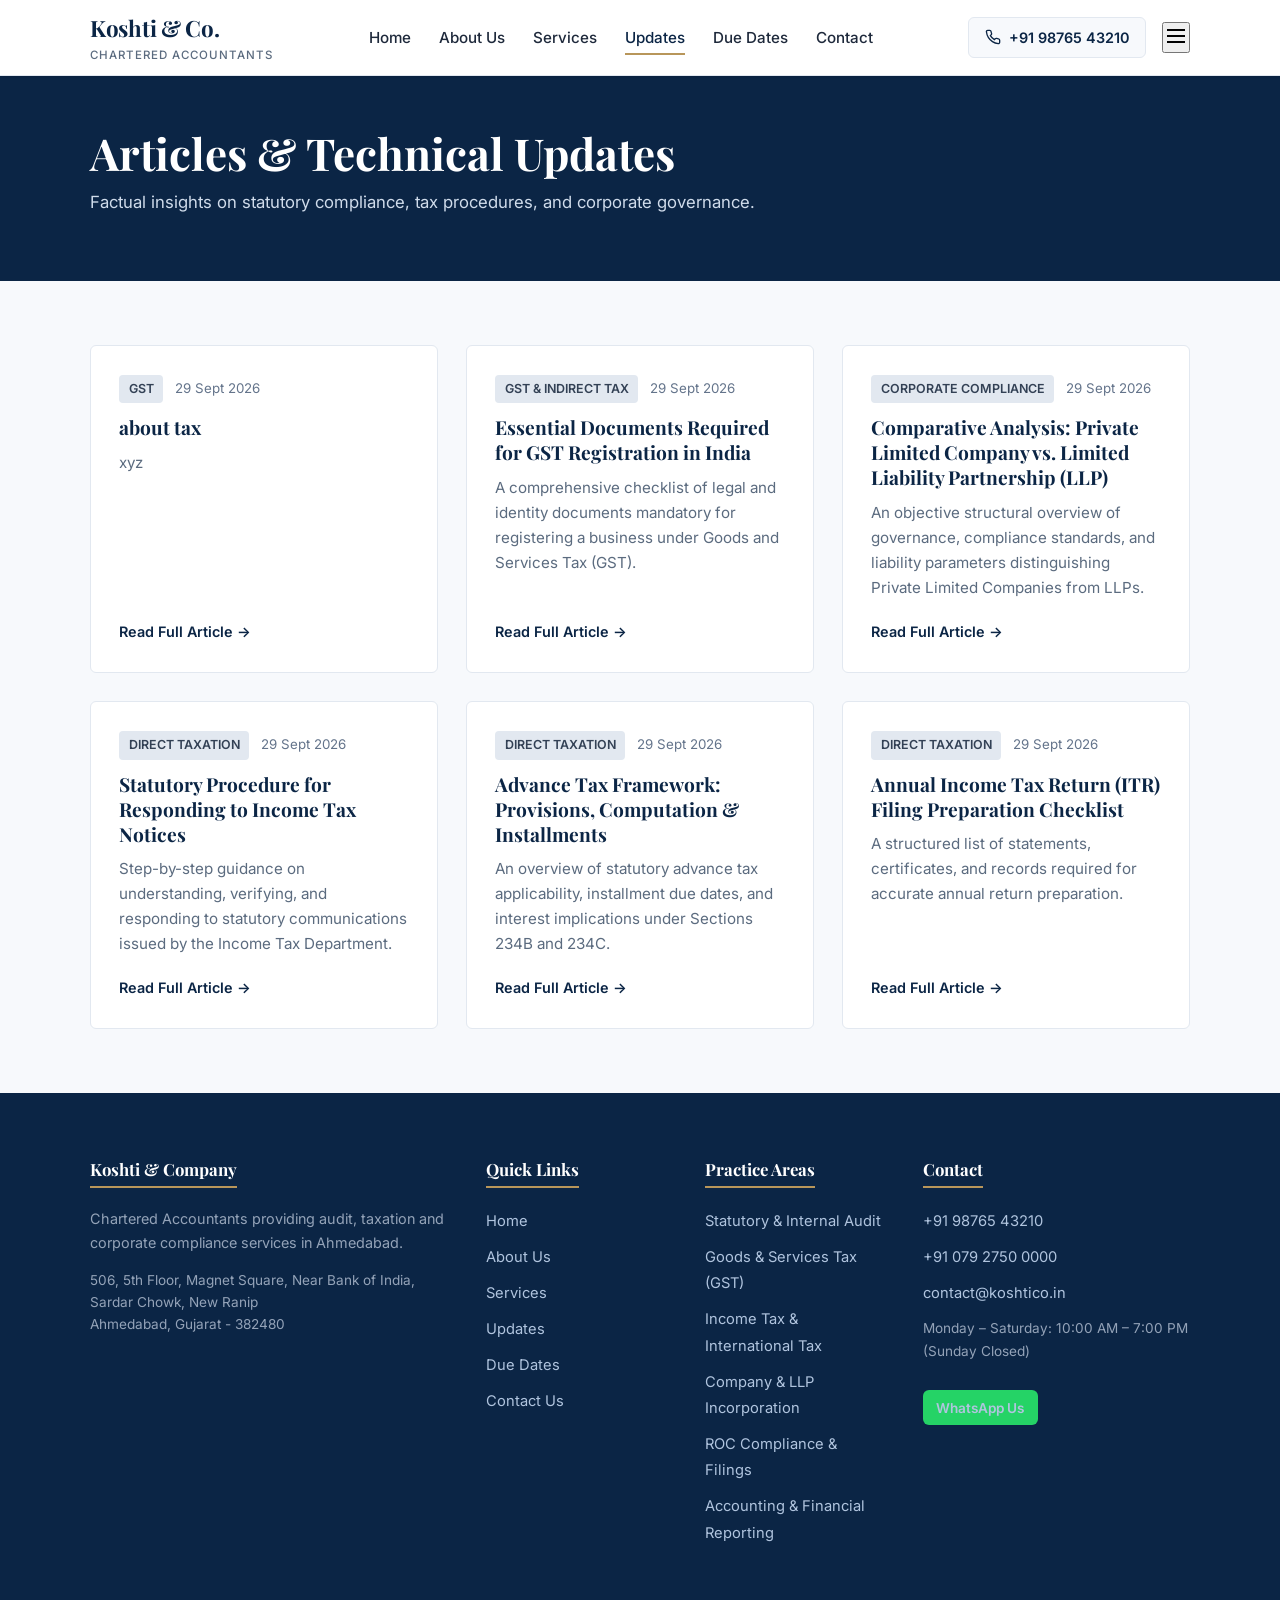
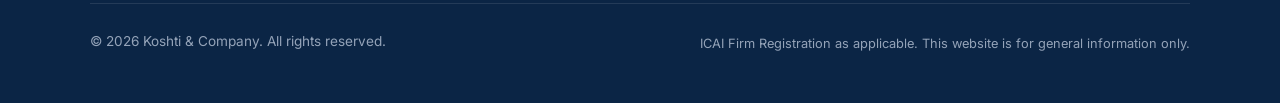
<file: updates.html>
<!DOCTYPE html>
<html lang="en">
<head>
  <meta charset="UTF-8" />
  <meta name="viewport" content="width=device-width, initial-scale=1.0" />
  <title>Articles & Updates | Koshti & Company | Chartered Accountants</title>
  <meta name="description" content="Technical articles and regulatory updates regarding GST, Income Tax return filing, advance tax rules, and ROC corporate filings." />
  <link rel="preconnect" href="https://fonts.googleapis.com">
  <link rel="preconnect" href="https://fonts.gstatic.com" crossorigin>
  <link href="https://fonts.googleapis.com/css2?family=Inter:wght@400;500;600;700&family=Playfair+Display:wght@600;700;800&display=swap" rel="stylesheet">
  <link rel="stylesheet" href="css/style.css" />
</head>
<body>

  <!-- Shared Header -->
  <div id="site-header"></div>

  <!-- Banner -->
  <section style="background: var(--primary); color: #fff; padding: 3rem 0;">
    <div class="container">
      <h1 style="color: #fff; margin-bottom: 0.5rem;">Articles & Technical Updates</h1>
      <p style="color: #D0DCEB; font-size: 1.05rem;">Factual insights on statutory compliance, tax procedures, and corporate governance.</p>
    </div>
  </section>

  <!-- Articles List -->
  <section class="section">
    <div class="container">
      <div class="grid-3" id="articles-page-grid">
        <!-- Dynamically rendered via JS -->
      </div>
    </div>
  </section>

  <!-- Shared Footer -->
  <div id="site-footer"></div>

  <!-- Scripts -->
  <script src="js/data.js"></script>
  <script src="js/header.js"></script>
  <script src="js/footer.js"></script>
  <script src="js/main.js"></script>
    <script>
    document.addEventListener('DOMContentLoaded', () => {
      const grid = document.getElementById('articles-page-grid');
      if (!grid) return;
      const articles = typeof getArticles === 'function' ? getArticles() : [];
      grid.innerHTML = articles.map(a => {
        const publishedDate = new Date(a.published_at).toLocaleDateString('en-IN', { day: '2-digit', month: 'short', year: 'numeric' });
        return `
          <div class="card">
            <div style="margin-bottom: 0.75rem;">
              <span class="badge-tag">${a.category}</span>
              <small style="color: #64748B; margin-left: 8px;">${publishedDate}</small>
            </div>
            <h3 class="card-title">${a.title}</h3>
            <p class="card-body">${a.excerpt}</p>
            <a href="article.html?a=${a.slug}" class="card-link">Read Full Article &rarr;</a>
          </div>
        `;
      }).join('') || '<p>No updates published yet.</p>';
    });
  </script>
</body>
</html>
</file>
<file: css/style.css>
/* ==========================================================================
   Koshti & Company - Professional ICAI Compliant Stylesheet
   Palette: Deep Navy (#0B2545), Slate (#5B6B7F), Off-White (#F7F9FC), Muted Gold (#B8965A)
   ========================================================================== */

:root {
  --primary: #0B2545;
  --secondary: #5B6B7F;
  --bg-light: #F7F9FC;
  --accent: #B8965A;
  --text-dark: #1E293B;
  --border-color: #E2E8F0;
  --white: #FFFFFF;
  --shadow-sm: 0 1px 3px rgba(0,0,0,0.06), 0 1px 2px rgba(0,0,0,0.04);
  --shadow-md: 0 4px 12px rgba(11, 37, 69, 0.08);
  --shadow-lg: 0 10px 25px rgba(11, 37, 69, 0.12);
  --radius: 6px;
  --font-heading: 'Playfair Display', Georgia, serif;
  --font-body: 'Inter', -apple-system, BlinkMacSystemFont, "Segoe UI", Roboto, sans-serif;
  --max-width: 1140px;
}

*, *::before, *::after {
  box-sizing: border-box;
  margin: 0;
  padding: 0;
}

html {
  font-size: 16px;
  scroll-behavior: smooth;
  -webkit-text-size-adjust: 100%;
}

body {
  font-family: var(--font-body);
  color: var(--text-dark);
  background-color: var(--bg-light);
  line-height: 1.65;
  display: flex;
  flex-direction: column;
  min-height: 100vh;
  font-weight: 400;
}

/* Accessibility Focus States */
a:focus-visible, button:focus-visible, input:focus-visible, select:focus-visible, textarea:focus-visible {
  outline: 2px solid var(--accent);
  outline-offset: 3px;
}

/* Typography */
h1, h2, h3, h4, h5, h6 {
  font-family: var(--font-heading);
  color: var(--primary);
  line-height: 1.3;
  margin-bottom: 0.75rem;
  font-weight: 700;
}

h1 { font-size: clamp(2rem, 4vw, 2.75rem); }
h2 { font-size: clamp(1.5rem, 3vw, 2.1rem); }
h3 { font-size: clamp(1.25rem, 2.5vw, 1.5rem); }
h4 { font-size: 1.15rem; }

p {
  margin-bottom: 1rem;
  color: var(--text-dark);
}

.text-muted { color: var(--secondary); }
.text-accent { color: var(--accent); }

a {
  color: var(--primary);
  text-decoration: none;
  transition: color 0.2s ease;
}

a:hover {
  color: var(--accent);
}

/* Layout Elements */
.container {
  width: 100%;
  max-width: var(--max-width);
  margin: 0 auto;
  padding: 0 1.25rem;
}

.section {
  padding: 4rem 0;
}

.section-alt {
  background-color: var(--white);
  border-top: 1px solid var(--border-color);
  border-bottom: 1px solid var(--border-color);
}

.section-header {
  text-align: center;
  max-width: 750px;
  margin: 0 auto 3rem auto;
}

.section-header p {
  color: var(--secondary);
  font-size: 1.05rem;
}

/* Sticky Header */
.site-header {
  background-color: var(--white);
  border-bottom: 1px solid var(--border-color);
  position: sticky;
  top: 0;
  z-index: 1000;
  box-shadow: var(--shadow-sm);
  transition: all 0.3s ease;
}

.header-inner {
  display: flex;
  align-items: center;
  justify-content: space-between;
  height: 75px;
}

.logo-brand {
  display: flex;
  flex-direction: column;
}

.logo-brand .brand-title {
  font-family: var(--font-heading);
  font-size: 1.4rem;
  font-weight: 700;
  color: var(--primary);
  letter-spacing: -0.3px;
}

.logo-brand .brand-subtitle {
  font-size: 0.72rem;
  text-transform: uppercase;
  letter-spacing: 1px;
  color: var(--secondary);
  font-weight: 500;
}

/* Navigation */
.nav-menu {
  display: flex;
  align-items: center;
  gap: 1.75rem;
  list-style: none;
}

.nav-link {
  font-size: 0.95rem;
  font-weight: 500;
  color: var(--text-dark);
  padding: 0.5rem 0;
  position: relative;
}

.nav-link:hover, .nav-link.active {
  color: var(--primary);
}

.nav-link.active::after {
  content: '';
  position: absolute;
  bottom: 0;
  left: 0;
  right: 0;
  height: 2px;
  background-color: var(--accent);
}

.header-cta-phone {
  display: inline-flex;
  align-items: center;
  gap: 0.5rem;
  font-size: 0.9rem;
  font-weight: 600;
  color: var(--primary);
  background-color: var(--bg-light);
  padding: 0.5rem 1rem;
  border-radius: var(--radius);
  border: 1px solid var(--border-color);
}

.header-cta-phone:hover {
  background-color: #EBF1F8;
}

/* Mobile Nav Toggle */
.mobile-nav-toggle {
  display: none;
  background: none;
  border: none;
  font-size: 1.5rem;
  color: var(--primary);
  cursor: pointer;
  padding: 0.5rem;
}

/* Hero Section */
.hero {
  background-color: var(--primary);
  background-image: linear-gradient(135deg, rgba(11, 37, 69, 0.88) 0%, rgba(13, 40, 75, 0.92) 100%), var(--hero-bg-img, none);
  background-size: cover;
  background-position: center;
  color: var(--white);
  padding: 4.5rem 0 5rem 0;
  position: relative;
  overflow: hidden;
}

.hero-pattern {
  position: absolute;
  top: 0; right: 0; bottom: 0; left: 0;
  opacity: 0.05;
  background-image: radial-gradient(#ffffff 1px, transparent 1px);
  background-size: 24px 24px;
  pointer-events: none;
}

.hero-content {
  max-width: 800px;
  position: relative;
  z-index: 2;
}

.hero-badge {
  display: inline-block;
  background: rgba(184, 150, 90, 0.2);
  color: #E5C384;
  font-size: 0.82rem;
  text-transform: uppercase;
  letter-spacing: 1.5px;
  font-weight: 600;
  padding: 0.35rem 0.9rem;
  border-radius: 20px;
  margin-bottom: 1.25rem;
  border: 1px solid rgba(184, 150, 90, 0.3);
}

.hero h1 {
  color: var(--white);
  font-size: clamp(2.2rem, 4.5vw, 3.2rem);
  margin-bottom: 1.25rem;
}

.hero p {
  color: #D0DCEB;
  font-size: 1.15rem;
  margin-bottom: 2rem;
  max-width: 700px;
}

.hero-actions {
  display: flex;
  gap: 1rem;
  flex-wrap: wrap;
}

/* Buttons */
.btn {
  display: inline-flex;
  align-items: center;
  justify-content: center;
  gap: 0.5rem;
  padding: 0.8rem 1.6rem;
  font-size: 0.95rem;
  font-weight: 600;
  border-radius: var(--radius);
  cursor: pointer;
  transition: all 0.2s ease;
  border: 1px solid transparent;
  text-align: center;
}

.btn-primary {
  background-color: var(--accent);
  color: var(--white);
}

.btn-primary:hover {
  background-color: #A08046;
  color: var(--white);
}

.btn-secondary {
  background-color: transparent;
  color: var(--white);
  border-color: rgba(255, 255, 255, 0.4);
}

.btn-secondary:hover {
  background-color: rgba(255, 255, 255, 0.1);
  color: var(--white);
}

.btn-outline {
  background-color: transparent;
  color: var(--primary);
  border-color: var(--primary);
}

.btn-outline:hover {
  background-color: var(--primary);
  color: var(--white);
}

.btn-sm {
  padding: 0.4rem 0.85rem;
  font-size: 0.85rem;
}

/* Fact Strip */
.fact-strip {
  background-color: var(--white);
  border-bottom: 1px solid var(--border-color);
  padding: 1.25rem 0;
}

.fact-grid {
  display: flex;
  justify-content: space-around;
  align-items: center;
  flex-wrap: wrap;
  gap: 1.5rem;
}

.fact-item {
  display: flex;
  align-items: center;
  gap: 0.75rem;
  font-size: 0.92rem;
  color: var(--secondary);
}

.fact-item strong {
  color: var(--primary);
  font-weight: 600;
}

/* Cards Grid */
.grid-3 {
  display: grid;
  grid-template-columns: repeat(auto-fit, minmax(320px, 1fr));
  gap: 1.75rem;
}

.grid-4 {
  display: grid;
  grid-template-columns: repeat(auto-fit, minmax(260px, 1fr));
  gap: 1.5rem;
}

/* Service Card */
.card {
  background: var(--white);
  border: 1px solid var(--border-color);
  border-radius: var(--radius);
  padding: 1.75rem;
  transition: transform 0.2s ease, box-shadow 0.2s ease;
  display: flex;
  flex-direction: column;
}

.card:hover {
  transform: translateY(-4px);
  box-shadow: var(--shadow-md);
  border-color: #CBD5E1;
}

.card-icon {
  width: 46px;
  height: 46px;
  background-color: #EEF4FB;
  border-radius: var(--radius);
  display: flex;
  align-items: center;
  justify-content: center;
  color: var(--primary);
  margin-bottom: 1.25rem;
}

.card-title {
  font-size: 1.2rem;
  margin-bottom: 0.6rem;
}

.card-body {
  font-size: 0.95rem;
  color: var(--secondary);
  flex-grow: 1;
  margin-bottom: 1.25rem;
}

.card-link {
  font-size: 0.9rem;
  font-weight: 600;
  color: var(--primary);
  display: inline-flex;
  align-items: center;
  gap: 0.4rem;
}

.card-link:hover {
  color: var(--accent);
}

/* Due Dates Widget / Table */
.due-table-wrapper {
  background: var(--white);
  border: 1px solid var(--border-color);
  border-radius: var(--radius);
  overflow-x: auto;
  box-shadow: var(--shadow-sm);
}

.due-table {
  width: 100%;
  border-collapse: collapse;
  text-align: left;
  font-size: 0.95rem;
}

.due-table th {
  background-color: #F1F5F9;
  color: var(--primary);
  font-weight: 600;
  padding: 1rem 1.25rem;
  border-bottom: 1px solid var(--border-color);
  white-space: nowrap;
}

.due-table td {
  padding: 1rem 1.25rem;
  border-bottom: 1px solid var(--border-color);
}

.due-table tbody tr:last-child td {
  border-bottom: none;
}

.due-table tbody tr:hover {
  background-color: #F8FAFC;
}

.badge-tag {
  display: inline-block;
  padding: 0.25rem 0.6rem;
  border-radius: 4px;
  font-size: 0.78rem;
  font-weight: 600;
  text-transform: uppercase;
  background-color: #E2E8F0;
  color: #334155;
}

.badge-verify {
  background-color: #FEF3C7;
  color: #92400E;
  font-size: 0.75rem;
  padding: 0.2rem 0.5rem;
  border-radius: 4px;
}

/* Partner Profile Card */
.partner-card {
  display: flex;
  gap: 1.5rem;
  background: var(--white);
  border: 1px solid var(--border-color);
  border-radius: var(--radius);
  padding: 1.75rem;
  align-items: flex-start;
}

.partner-avatar {
  width: 100px;
  height: 120px;
  border-radius: var(--radius);
  background-color: #EEF4FB;
  overflow: hidden;
  flex-shrink: 0;
  display: flex;
  align-items: center;
  justify-content: center;
  font-size: 2rem;
  color: var(--primary);
  font-weight: 700;
  border: 2px solid var(--accent);
}

.partner-avatar img {
  width: 100%;
  height: 100%;
  object-fit: cover;
  object-position: top center;
}

.partner-info h3 {
  font-size: 1.25rem;
  margin-bottom: 0.2rem;
}

.partner-meta {
  font-size: 0.88rem;
  color: var(--secondary);
  font-weight: 500;
  margin-bottom: 0.75rem;
}

/* Forms */
.form-group {
  margin-bottom: 1.25rem;
}

.form-label {
  display: block;
  font-size: 0.9rem;
  font-weight: 600;
  color: var(--primary);
  margin-bottom: 0.4rem;
}

.form-control {
  width: 100%;
  padding: 0.75rem 1rem;
  font-size: 0.95rem;
  font-family: var(--font-body);
  border: 1px solid var(--border-color);
  border-radius: var(--radius);
  background-color: var(--white);
  transition: border-color 0.2s;
}

.form-control:focus {
  border-color: var(--primary);
  outline: none;
}

textarea.form-control {
  resize: vertical;
  min-height: 120px;
}

/* Phone field – better mobile UI */
.phone-input-wrap {
  display: flex;
  align-items: stretch;
  width: 100%;
  border: 1px solid var(--border-color);
  border-radius: var(--radius);
  background: var(--white);
  overflow: hidden;
  transition: border-color 0.2s;
}
.phone-input-wrap:focus-within {
  border-color: var(--primary);
}
.phone-prefix {
  display: flex;
  align-items: center;
  padding: 0 0.85rem;
  background: #F1F5F9;
  color: var(--primary);
  font-weight: 600;
  font-size: 0.95rem;
  border-right: 1px solid var(--border-color);
  white-space: nowrap;
  user-select: none;
}
.phone-input-wrap .form-control {
  border: none;
  border-radius: 0;
  flex: 1;
  min-width: 0;
}
.phone-input-wrap .form-control:focus {
  outline: none;
  border: none;
}

/* Enquiry form: stack phone + email on small screens */
@media (max-width: 640px) {
  .form-row-2 {
    grid-template-columns: 1fr !important;
  }
}


.form-error {
  color: #DC2626;
  font-size: 0.82rem;
  margin-top: 0.3rem;
  display: none;
}

.form-success-msg {
  background-color: #DEF7EC;
  color: #03543F;
  border: 1px solid #BCF0DA;
  padding: 1rem;
  border-radius: var(--radius);
  margin-bottom: 1.5rem;
  display: none;
}


/* Contact page / home contact: office + form */
.contact-grid-container {
  display: grid !important;
  grid-template-columns: 1fr !important;
  gap: 2rem !important;
  align-items: start;
}
@media (min-width: 901px) {
  .contact-grid-container {
    grid-template-columns: 1fr 1fr !important;
    gap: 3rem !important;
  }
}

/* Form phone + email row */
.form-row-2 {
  display: grid !important;
  grid-template-columns: 1fr !important;
  gap: 1rem !important;
}
@media (min-width: 641px) {
  .form-row-2 {
    grid-template-columns: 1fr 1fr !important;
  }
}

/* Prevent overflow on narrow screens */
.phone-input-wrap {
  max-width: 100%;
  box-sizing: border-box;
}
.phone-input-wrap .form-control {
  width: 100%;
  box-sizing: border-box;
}
.contact-grid-container > * {
  min-width: 0;
  max-width: 100%;
}


/* Footer */
.site-footer {
  background-color: var(--primary);
  color: #D0DCEB;
  padding: 4rem 0 2rem 0;
  margin-top: auto;
}

.footer-grid {
  display: grid;
  grid-template-columns: 2fr 1fr 1fr 1.5fr;
  gap: 2.5rem;
  margin-bottom: 3rem;
}

.footer-col h4 {
  color: var(--white);
  font-size: 1.05rem;
  margin-bottom: 1.2rem;
  border-bottom: 2px solid var(--accent);
  display: inline-block;
  padding-bottom: 0.3rem;
}

.footer-links {
  list-style: none;
}

.footer-links li {
  margin-bottom: 0.6rem;
}

.footer-links a {
  color: #B0C4DE;
  font-size: 0.92rem;
}

.footer-links a:hover {
  color: var(--white);
}

/* Footer links must stay light on dark blue background */
.site-footer a {
  color: #B0C4DE;
}
.site-footer a:hover {
  color: #FFFFFF;
}
.site-footer .footer-col ul {
  list-style: none;
  padding: 0;
  margin: 0;
}
.site-footer .footer-col ul li {
  margin-bottom: 0.6rem;
}
.site-footer .footer-col p {
  color: #94A3B8;
}
.footer-bottom p {
  color: #94A3B8;
}


.footer-disclaimer-box {
  background: rgba(255, 255, 255, 0.05);
  border: 1px solid rgba(255, 255, 255, 0.1);
  padding: 1.25rem;
  border-radius: var(--radius);
  font-size: 0.84rem;
  line-height: 1.5;
  color: #94A3B8;
  margin-bottom: 2rem;
}

.footer-bottom {
  border-top: 1px solid rgba(255, 255, 255, 0.1);
  padding-top: 1.5rem;
  display: flex;
  justify-content: space-between;
  align-items: center;
  font-size: 0.85rem;
  color: #94A3B8;
  flex-wrap: wrap;
  gap: 1rem;
}

/* Mobile Action Sticky Bar */
.mobile-action-bar {
  display: none;
  position: fixed;
  bottom: 0;
  left: 0;
  right: 0;
  background: var(--white);
  border-top: 1px solid var(--border-color);
  z-index: 999;
  padding: 0.6rem 1rem;
  box-shadow: 0 -4px 10px rgba(0,0,0,0.08);
}

.mobile-action-grid {
  display: grid;
  grid-template-columns: 1fr 1fr;
  gap: 0.75rem;
}

/* Checklist Block */
.checklist-box {
  background: #F8FAFC;
  border-left: 4px solid var(--accent);
  padding: 1.25rem;
  border-radius: 0 var(--radius) var(--radius) 0;
  margin: 1.5rem 0;
}

.checklist-box h4 {
  margin-bottom: 0.75rem;
}

.checklist-list {
  list-style: none;
}

.checklist-list li {
  position: relative;
  padding-left: 1.5rem;
  margin-bottom: 0.5rem;
  font-size: 0.95rem;
}

.checklist-list li::before {
  content: '✓';
  position: absolute;
  left: 0;
  color: var(--accent);
  font-weight: bold;
}

/* Hidden Honeypot Field */
.website-hp-field {
  display: none !important;
  visibility: hidden !important;
}

/* Print Styles for Due Dates */
@media print {
  .site-header, .site-footer, .hero-actions, .mobile-action-bar, .no-print {
    display: none !important;
  }
  body {
    background: #fff;
    color: #000;
  }
  .container {
    max-width: 100%;
    width: 100%;
    padding: 0;
  }
  .due-table-wrapper {
    border: 1px solid #000;
    box-shadow: none;
  }
  .due-table th, .due-table td {
    border: 1px solid #000;
  }
}

/* Media Queries */
@media (max-width: 992px) {
  .footer-grid {
    grid-template-columns: 1fr 1fr;
  }
}

@media (max-width: 768px) {
  .mobile-nav-toggle {
    display: block;
  }

  .nav-menu {
    display: none;
    position: absolute;
    top: 75px;
    left: 0;
    right: 0;
    background: var(--white);
    flex-direction: column;
    padding: 1.5rem;
    border-bottom: 1px solid var(--border-color);
    box-shadow: var(--shadow-md);
    gap: 1rem;
    align-items: flex-start;
  }

  .nav-menu.open {
    display: flex;
  }

  .header-cta-phone {
    display: none;
  }

  .partner-card {
    flex-direction: column;
  }

  .footer-grid {
    grid-template-columns: 1fr;
  }

  .mobile-action-bar {
    display: block;
  }

  body {
    padding-bottom: 60px; /* space for mobile bar */
  }
}

/* Reduced Motion */
@media (prefers-reduced-motion: reduce) {
  *, *::before, *::after {
    animation-duration: 0.01ms !important;
    animation-iteration-count: 1 !important;
    transition-duration: 0.01ms !important;
    scroll-behavior: auto !important;
  }
}


/* Prevent phone field overflow on narrow screens */
.phone-input-wrap {
  max-width: 100%;
  box-sizing: border-box;
}
.phone-input-wrap .form-control {
  width: 100%;
  box-sizing: border-box;
}
.contact-grid-container > * {
  min-width: 0;
  max-width: 100%;
}
</file>
